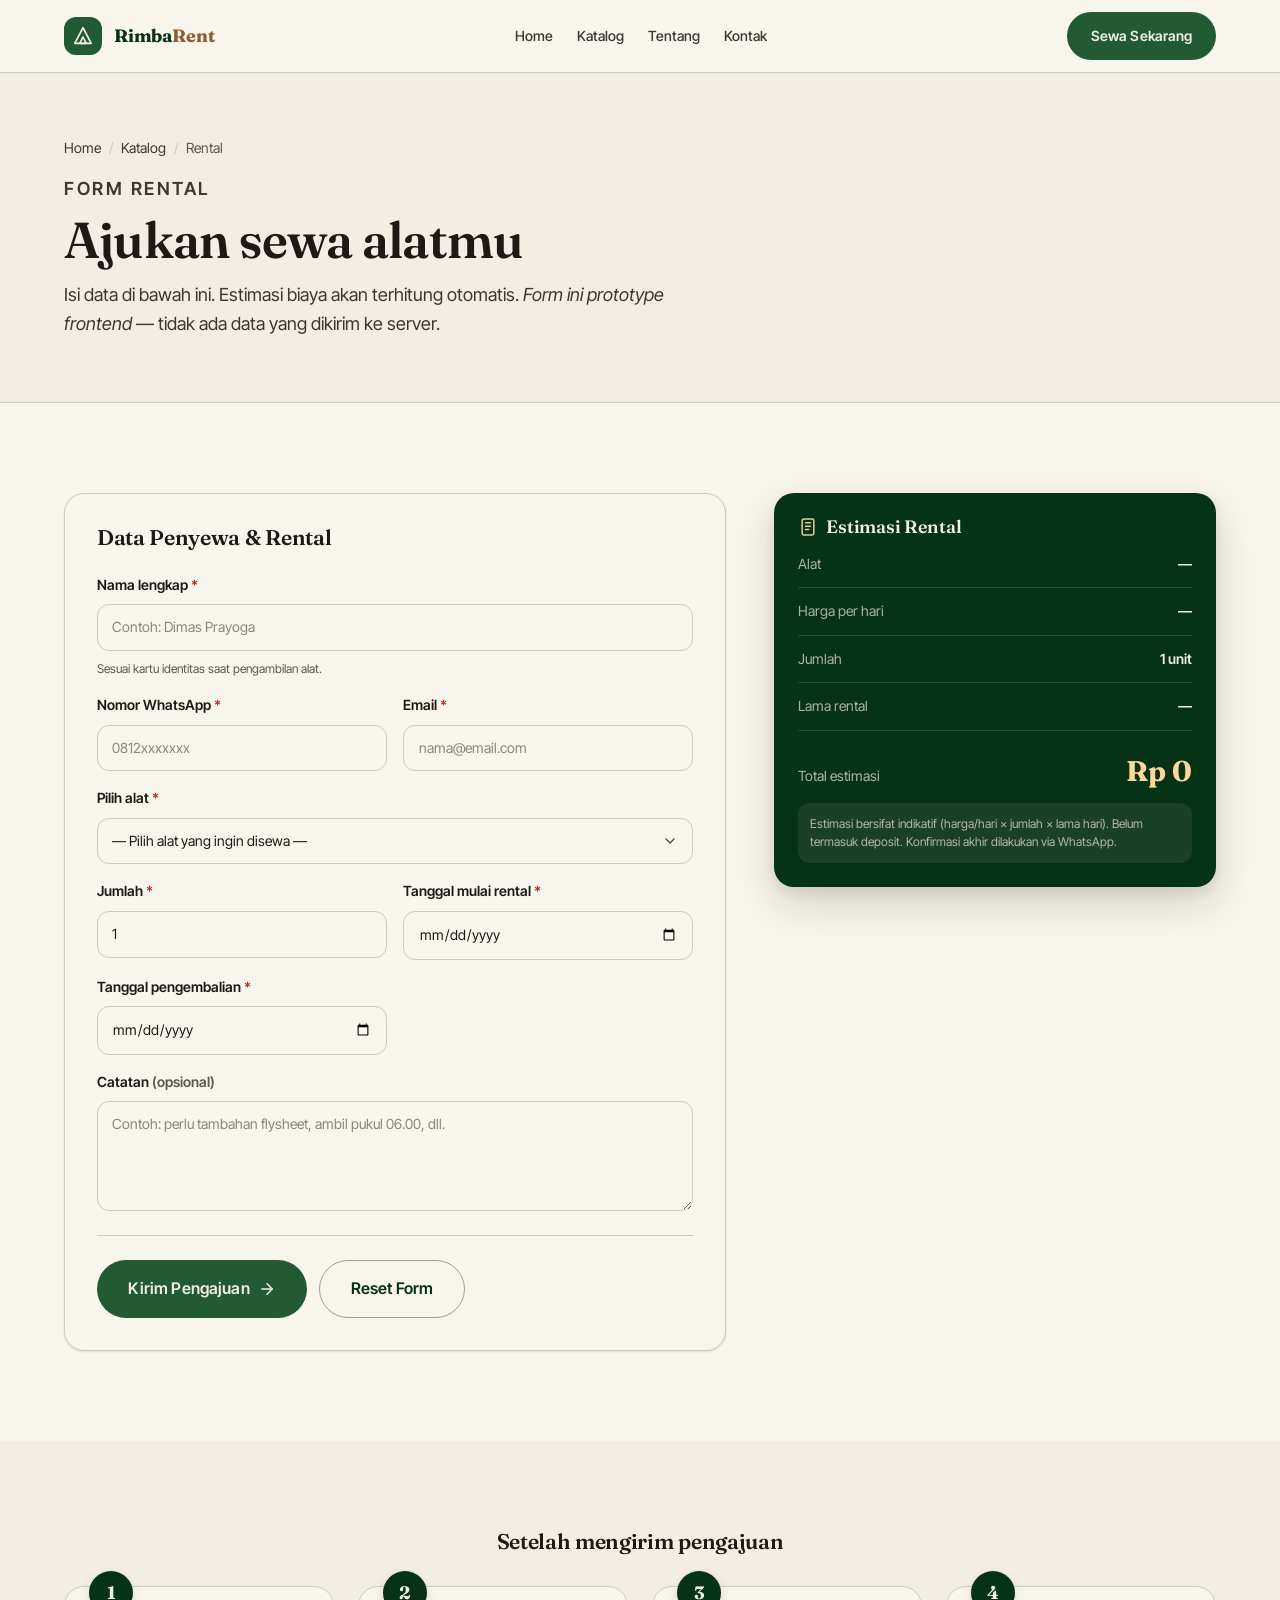
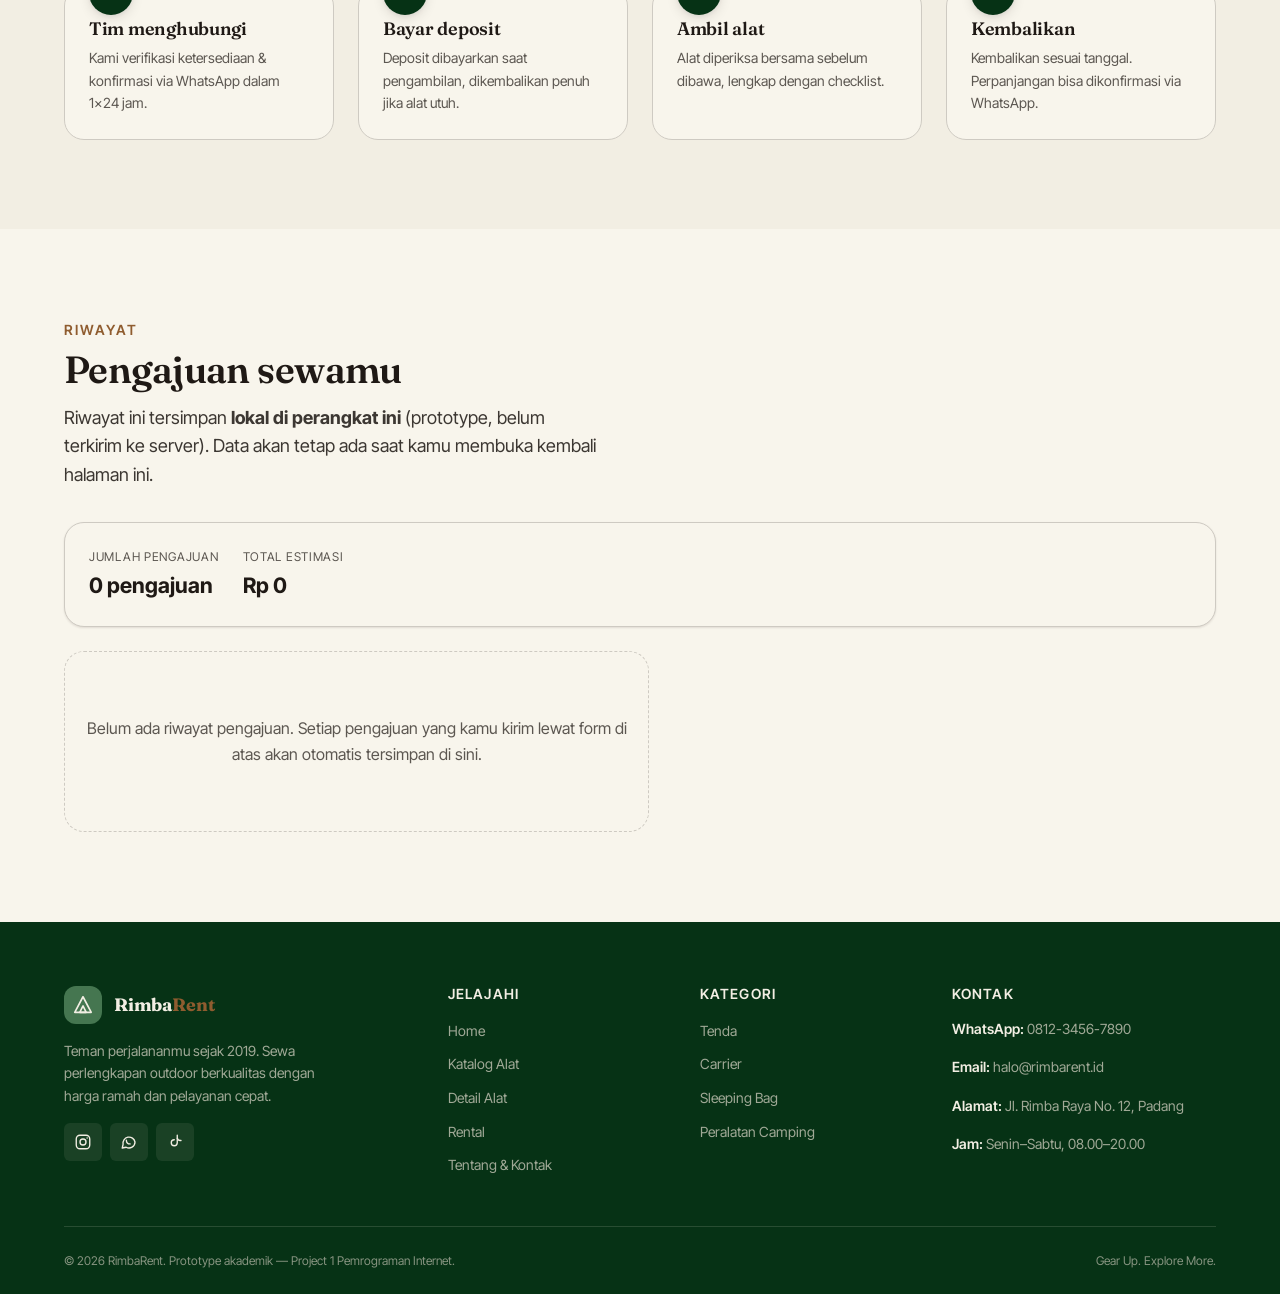
<file: pages/rental.html>
<!DOCTYPE html>
<html lang="id">
<head>
  <meta charset="UTF-8">
  <meta name="viewport" content="width=device-width, initial-scale=1.0">
  <meta name="description" content="Ajukan rental alat outdoor di RimbaRent. Isi form pengajuan dan lihat estimasi biaya rental secara otomatis.">
  <title>Form Rental — RimbaRent</title>

  <link rel="preconnect" href="https://fonts.googleapis.com">
  <link rel="preconnect" href="https://fonts.gstatic.com" crossorigin>
  <link href="https://fonts.googleapis.com/css2?family=Fraunces:opsz,wght@9..144,500;9..144,600;9..144,700&family=Inter+Tight:wght@400;500;600;700&display=swap" rel="stylesheet">

  <link rel="stylesheet" href="../css/style.css">
  <link rel="stylesheet" href="../css/components.css">
  <link rel="stylesheet" href="../css/responsive.css">
</head>
<body>
  <a class="skip-link" href="#main">Lewati ke konten utama</a>

  <!-- ================= HEADER / NAVBAR ================= -->
  <header class="site-header">
    <div class="container">
      <nav class="nav" aria-label="Navigasi utama">
        <a class="brand" href="../index.html" aria-label="RimbaRent, kembali ke beranda">
          <span class="brand__mark" aria-hidden="true">
            <svg viewBox="0 0 24 24" fill="none" stroke="currentColor" stroke-width="1.8" stroke-linecap="round" stroke-linejoin="round"><path d="M12 3 3 20h18L12 3Z"/><path d="M12 13 8.5 20h7L12 13Z"/></svg>
          </span>
          <span class="brand__name">Rimba<b>Rent</b></span>
        </a>

        <ul class="nav__menu">
          <li><a class="nav__link" href="../index.html">Home</a></li>
          <li><a class="nav__link" href="katalog.html">Katalog</a></li>
          <li><a class="nav__link" href="tentang.html">Tentang</a></li>
          <li><a class="nav__link" href="tentang.html#kontak">Kontak</a></li>
        </ul>

        <div class="nav__actions">
          <a class="btn btn--primary" href="rental.html" aria-current="page">Sewa Sekarang</a>
          <button class="nav__toggle" type="button" data-nav-toggle aria-expanded="false" aria-controls="nav-drawer" aria-label="Buka menu navigasi">
            <span aria-hidden="true"></span>
          </button>
        </div>
      </nav>
    </div>

    <div class="nav__drawer" id="nav-drawer" data-nav-drawer>
      <div class="container">
        <ul>
          <li><a href="../index.html">Home</a></li>
          <li><a href="katalog.html">Katalog</a></li>
          <li><a href="detail.html">Detail Alat</a></li>
          <li><a href="rental.html" aria-current="page">Rental</a></li>
          <li><a href="tentang.html">Tentang</a></li>
        </ul>
        <a class="btn btn--primary btn--block" href="rental.html">Sewa Sekarang</a>
        <p class="drawer-contact">WhatsApp: 0812-3456-7890 · Senin–Sabtu 08.00–20.00</p>
      </div>
    </div>
  </header>

  <main id="main">

    <!-- ================= PAGE HEADER ================= -->
    <section class="page-hero">
      <div class="container">
        <nav class="breadcrumb" aria-label="Breadcrumb">
          <a href="../index.html">Home</a>
          <span aria-hidden="true">/</span>
          <a href="katalog.html">Katalog</a>
          <span aria-hidden="true">/</span>
          <span aria-current="page">Rental</span>
        </nav>
        <p class="eyebrow">Form Rental</p>
        <h1>Ajukan sewa alatmu</h1>
        <p>Isi data di bawah ini. Estimasi biaya akan terhitung otomatis. <em>Form ini prototype frontend</em> — tidak ada data yang dikirim ke server.</p>
      </div>
    </section>

    <!-- ================= FORM + ESTIMASI ================= -->
    <section class="section section--paper" aria-labelledby="form-title">
      <div class="container">
        <div class="form-layout">

          <!-- FORM -->
          <div class="form-card">
            <h2 id="form-title" class="mb-6" style="font-size:var(--fs-lg);margin-bottom:var(--sp-5)">Data Penyewa &amp; Rental</h2>

            <form data-rental-form novalidate>
              <div class="form-grid">

                <div class="form-field form-field--full">
                  <label for="nama">Nama lengkap <span class="req" aria-hidden="true">*</span></label>
                  <input class="input" type="text" id="nama" name="nama" data-field="nama" placeholder="Contoh: Dimas Prayoga" autocomplete="name" required>
                  <span class="hint">Sesuai kartu identitas saat pengambilan alat.</span>
                </div>

                <div class="form-field">
                  <label for="wa">Nomor WhatsApp <span class="req" aria-hidden="true">*</span></label>
                  <input class="input" type="tel" id="wa" name="wa" placeholder="0812xxxxxxx" inputmode="tel" pattern="[0-9+\-\s]{9,18}" autocomplete="tel" required>
                </div>

                <div class="form-field">
                  <label for="email">Email <span class="req" aria-hidden="true">*</span></label>
                  <input class="input" type="email" id="email" name="email" placeholder="nama@email.com" autocomplete="email" required>
                </div>

                <div class="form-field form-field--full">
                  <label for="alat">Pilih alat <span class="req" aria-hidden="true">*</span></label>
                  <select class="select" id="alat" name="alat" data-field="alat" required>
                    <option value="" data-price="0">— Pilih alat yang ingin disewa —</option>
                    <option value="P01" data-price="35000">Tenda Naturehike 2P — Rp35.000/hari</option>
                    <option value="P02" data-price="55000">Tenda Naturehike 4P — Rp55.000/hari</option>
                    <option value="P03" data-price="45000">Carrier Osprey 65L — Rp45.000/hari</option>
                    <option value="P04" data-price="40000">Carrier Arabas 60L — Rp40.000/hari</option>
                    <option value="P05" data-price="20000">Sleeping Bag — Rp20.000/hari</option>
                    <option value="P06" data-price="15000">Matras Outdoor — Rp15.000/hari</option>
                    <option value="P07" data-price="18000">Kompor Portable — Rp18.000/hari</option>
                    <option value="P08" data-price="12000">Trekking Pole — Rp12.000/hari</option>
                    <option value="P09" data-price="10000">Headlamp — Rp10.000/hari</option>
                    <option value="P10" data-price="22000">Flysheet — Rp22.000/hari</option>
                    <option value="P11" data-price="20000">Cooking Set — Rp20.000/hari</option>
                    <option value="P12" data-price="15000">Kursi Camping — Rp15.000/hari</option>
                  </select>
                </div>

                <div class="form-field">
                  <label for="jumlah">Jumlah <span class="req" aria-hidden="true">*</span></label>
                  <input class="input" type="number" id="jumlah" name="jumlah" data-field="jumlah" min="1" max="20" value="1" inputmode="numeric" required>
                </div>

                <div class="form-field">
                  <label for="mulai">Tanggal mulai rental <span class="req" aria-hidden="true">*</span></label>
                  <input class="input" type="date" id="mulai" name="mulai" data-field="mulai" required>
                </div>

                <div class="form-field">
                  <label for="kembali">Tanggal pengembalian <span class="req" aria-hidden="true">*</span></label>
                  <input class="input" type="date" id="kembali" name="kembali" data-field="kembali" required>
                </div>

                <div class="form-field form-field--full">
                  <label for="catatan">Catatan <span class="text-muted">(opsional)</span></label>
                  <textarea class="textarea" id="catatan" name="catatan" placeholder="Contoh: perlu tambahan flysheet, ambil pukul 06.00, dll."></textarea>
                </div>

              </div>

              <div class="form-actions">
                <button class="btn btn--primary btn--lg" type="submit">
                  Kirim Pengajuan
                  <svg class="btn__icon" viewBox="0 0 24 24" fill="none" stroke="currentColor" stroke-width="2" stroke-linecap="round" stroke-linejoin="round" aria-hidden="true"><path d="M5 12h14"/><path d="m12 5 7 7-7 7"/></svg>
                </button>
                <button class="btn btn--ghost btn--lg" type="reset">Reset Form</button>
              </div>

              <div class="form-feedback" data-form-feedback role="status" aria-live="polite">
                <svg viewBox="0 0 24 24" fill="none" stroke="currentColor" stroke-width="1.8" stroke-linecap="round" stroke-linejoin="round" aria-hidden="true"><circle cx="12" cy="12" r="9"/><path d="m8.5 12 2.5 2.5 4.5-5"/></svg>
                <span data-feedback-text></span>
              </div>
            </form>
          </div>

          <!-- ESTIMASI -->
          <aside class="estimate" aria-labelledby="estimate-title">
            <div class="estimate__head">
              <svg viewBox="0 0 24 24" fill="none" stroke="currentColor" stroke-width="1.8" stroke-linecap="round" stroke-linejoin="round" aria-hidden="true"><rect x="5" y="2.5" width="14" height="19" rx="2"/><path d="M9 7h6M9 11h6M9 15h4"/></svg>
              <h3 id="estimate-title">Estimasi Rental</h3>
            </div>

            <div class="estimate__rows">
              <div class="estimate__row"><span>Alat</span><b data-estimate="name">—</b></div>
              <div class="estimate__row"><span>Harga per hari</span><b data-estimate="perday">—</b></div>
              <div class="estimate__row"><span>Jumlah</span><b data-estimate="qty">1 unit</b></div>
              <div class="estimate__row"><span>Lama rental</span><b data-estimate="days">—</b></div>
            </div>

            <div class="estimate__total">
              <span>Total estimasi</span>
              <b data-estimate="total">Rp0</b>
            </div>

            <p class="estimate__note">
              Estimasi bersifat indikatif (harga/hari × jumlah × lama hari). Belum termasuk deposit.
              Konfirmasi akhir dilakukan via WhatsApp.
            </p>
          </aside>

        </div>
      </div>
    </section>

    <!-- ================= INFO SINGKAT ================= -->
    <section class="section section--cream" aria-labelledby="info-title">
      <div class="container">
        <div class="section-head section-head--center">
          <h2 id="info-title" style="font-size:var(--fs-lg)">Setelah mengirim pengajuan</h2>
        </div>
        <div class="grid steps-grid">
          <article class="step-card"><span class="step-card__num" aria-hidden="true">1</span><h3>Tim menghubungi</h3><p>Kami verifikasi ketersediaan &amp; konfirmasi via WhatsApp dalam 1×24 jam.</p></article>
          <article class="step-card"><span class="step-card__num" aria-hidden="true">2</span><h3>Bayar deposit</h3><p>Deposit dibayarkan saat pengambilan, dikembalikan penuh jika alat utuh.</p></article>
          <article class="step-card"><span class="step-card__num" aria-hidden="true">3</span><h3>Ambil alat</h3><p>Alat diperiksa bersama sebelum dibawa, lengkap dengan checklist.</p></article>
          <article class="step-card"><span class="step-card__num" aria-hidden="true">4</span><h3>Kembalikan</h3><p>Kembalikan sesuai tanggal. Perpanjangan bisa dikonfirmasi via WhatsApp.</p></article>
        </div>
      </div>
    </section>

    <!-- ================= RIWAYAT PENGAJUAN ================= -->
    <section class="section section--paper" aria-labelledby="riwayat-title">
      <div class="container">
        <div class="section-head">
          <span class="eyebrow">Riwayat</span>
          <h2 id="riwayat-title">Pengajuan sewamu</h2>
          <p class="lead">Riwayat ini tersimpan <strong>lokal di perangkat ini</strong> (prototype, belum terkirim ke server). Data akan tetap ada saat kamu membuka kembali halaman ini.</p>
        </div>

        <div class="history-summary" data-history-summary>
          <div class="history-summary__item">
            <span>Jumlah pengajuan</span>
            <b data-summary-count>0 pengajuan</b>
          </div>
          <div class="history-summary__item">
            <span>Total estimasi</span>
            <b data-summary-total>Rp0</b>
          </div>
          <button class="btn btn--ghost btn--sm history-summary__clear" type="button" data-clear hidden>Hapus semua riwayat</button>
        </div>

        <div class="history-list" data-history-list></div>

        <p class="empty-state" data-history-empty hidden>Belum ada riwayat pengajuan. Setiap pengajuan yang kamu kirim lewat form di atas akan otomatis tersimpan di sini.</p>
      </div>
    </section>

  </main>

  <!-- ================= FOOTER ================= -->
  <footer class="site-footer">
    <div class="container">
      <div class="footer-grid">
        <div class="footer-brand">
          <a class="brand" href="../index.html">
            <span class="brand__mark" aria-hidden="true">
              <svg viewBox="0 0 24 24" fill="none" stroke="currentColor" stroke-width="1.8" stroke-linecap="round" stroke-linejoin="round"><path d="M12 3 3 20h18L12 3Z"/><path d="M12 13 8.5 20h7L12 13Z"/></svg>
            </span>
            <span class="brand__name">Rimba<b>Rent</b></span>
          </a>
          <p>Teman perjalananmu sejak 2019. Sewa perlengkapan outdoor berkualitas dengan harga ramah dan pelayanan cepat.</p>
          <div class="footer-social">
            <a href="#" aria-label="Instagram RimbaRent"><svg viewBox="0 0 24 24" fill="none" stroke="currentColor" stroke-width="1.8" stroke-linecap="round" stroke-linejoin="round"><rect x="3" y="3" width="18" height="18" rx="5"/><circle cx="12" cy="12" r="4"/><circle cx="17.5" cy="6.5" r="1" fill="currentColor" stroke="none"/></svg></a>
            <a href="#" aria-label="WhatsApp RimbaRent"><svg viewBox="0 0 24 24" fill="none" stroke="currentColor" stroke-width="1.8" stroke-linecap="round" stroke-linejoin="round"><path d="M20 12a8 8 0 0 1-11.8 7L3 20l1.1-4.9A8 8 0 1 1 20 12Z"/><path d="M8.5 9.5c0 3 2 5 5 5"/></svg></a>
            <a href="#" aria-label="TikTok RimbaRent"><svg viewBox="0 0 24 24" fill="none" stroke="currentColor" stroke-width="1.8" stroke-linecap="round" stroke-linejoin="round"><path d="M15 3v10a4 4 0 1 1-4-4"/><path d="M15 7a5 5 0 0 0 5 3"/></svg></a>
          </div>
        </div>

        <nav class="footer-col" aria-label="Menu footer">
          <h4>Jelajahi</h4>
          <ul>
            <li><a href="../index.html">Home</a></li>
            <li><a href="katalog.html">Katalog Alat</a></li>
            <li><a href="detail.html">Detail Alat</a></li>
            <li><a href="rental.html">Rental</a></li>
            <li><a href="tentang.html">Tentang &amp; Kontak</a></li>
          </ul>
        </nav>

        <nav class="footer-col" aria-label="Kategori footer">
          <h4>Kategori</h4>
          <ul>
            <li><a href="katalog.html#tenda">Tenda</a></li>
            <li><a href="katalog.html#carrier">Carrier</a></li>
            <li><a href="katalog.html#sleeping-bag">Sleeping Bag</a></li>
            <li><a href="katalog.html#camping">Peralatan Camping</a></li>
          </ul>
        </nav>

        <div class="footer-col">
          <h4>Kontak</h4>
          <ul class="footer-contact">
            <li><b>WhatsApp:</b> 0812-3456-7890</li>
            <li><b>Email:</b> halo@rimbarent.id</li>
            <li><b>Alamat:</b> Jl. Rimba Raya No. 12, Padang</li>
            <li><b>Jam:</b> Senin–Sabtu, 08.00–20.00</li>
          </ul>
        </div>
      </div>

      <div class="footer-bottom">
        <p>&copy; <span data-year>2026</span> RimbaRent. Prototype akademik — Project 1 Pemrograman Internet.</p>
        <p>Gear Up. Explore More.</p>
      </div>
    </div>
  </footer>

  <script src="../js/script.js"></script>
</body>
</html>
</file>
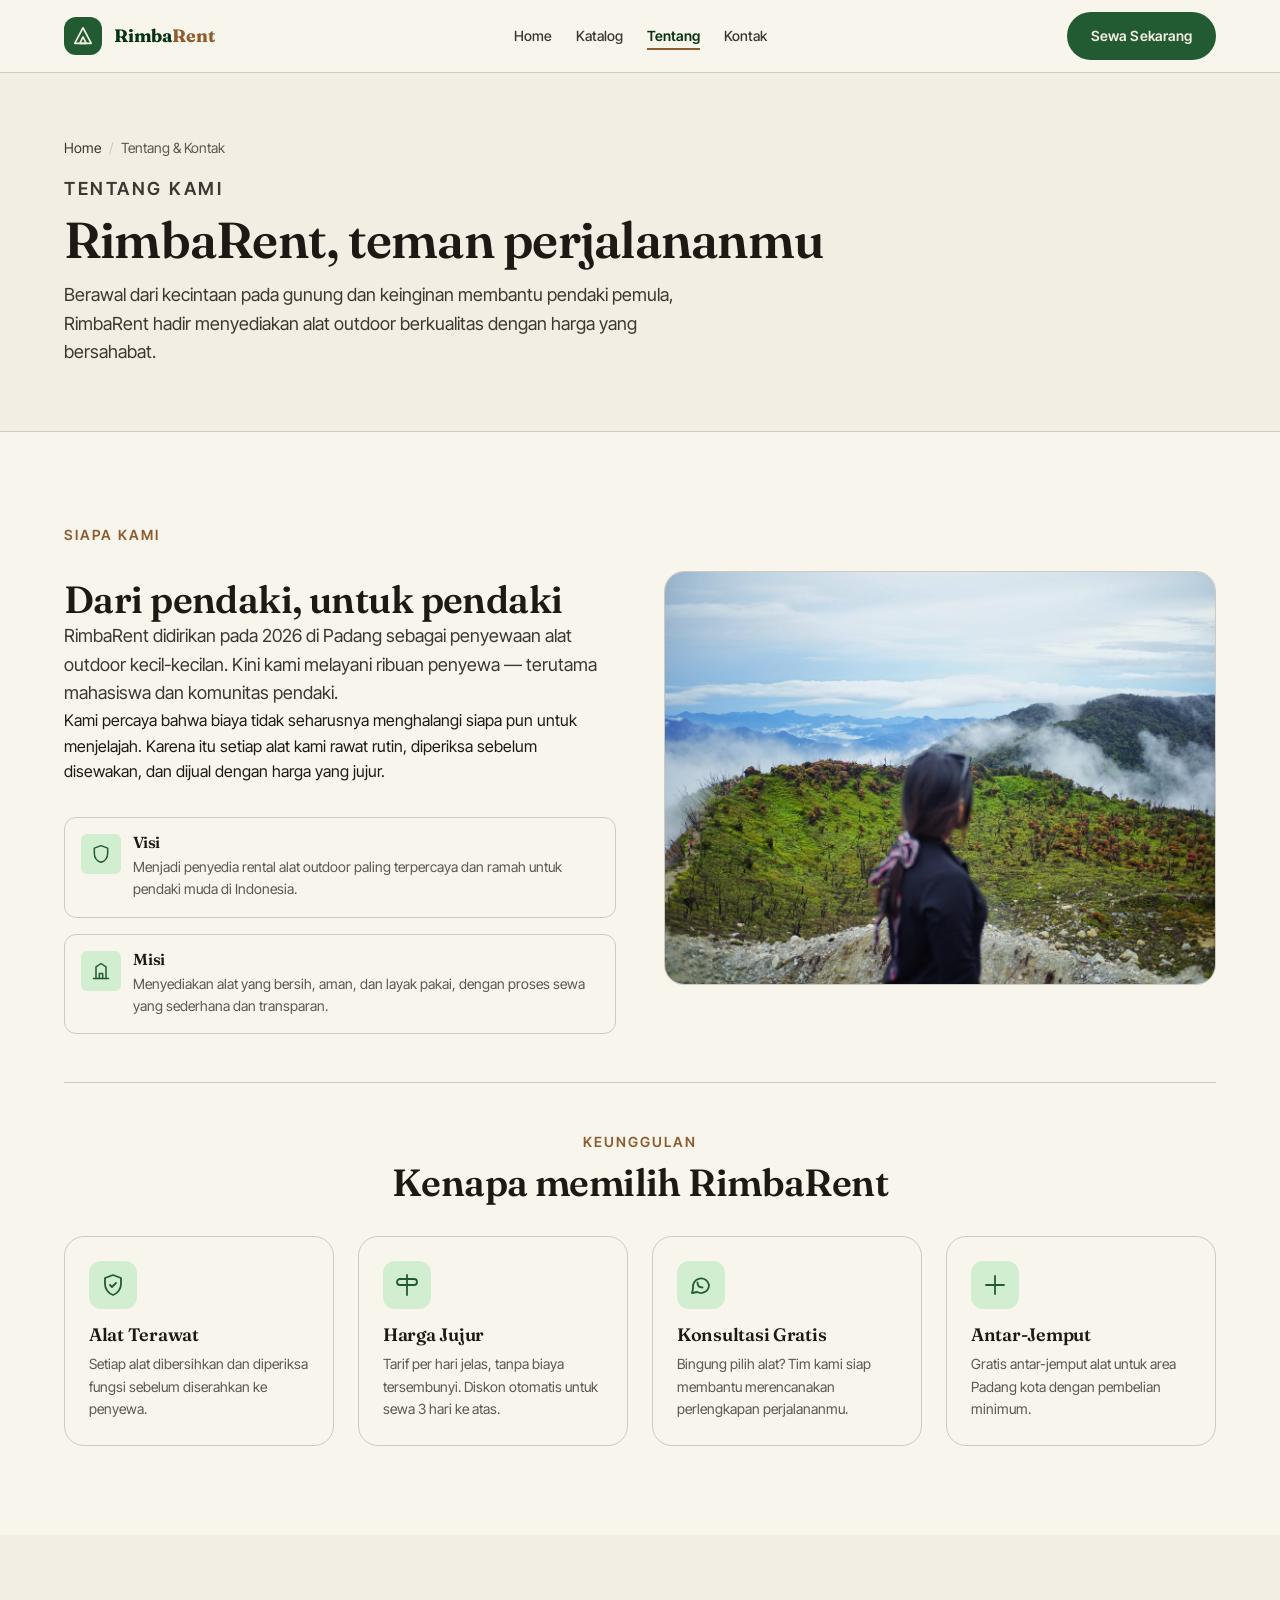
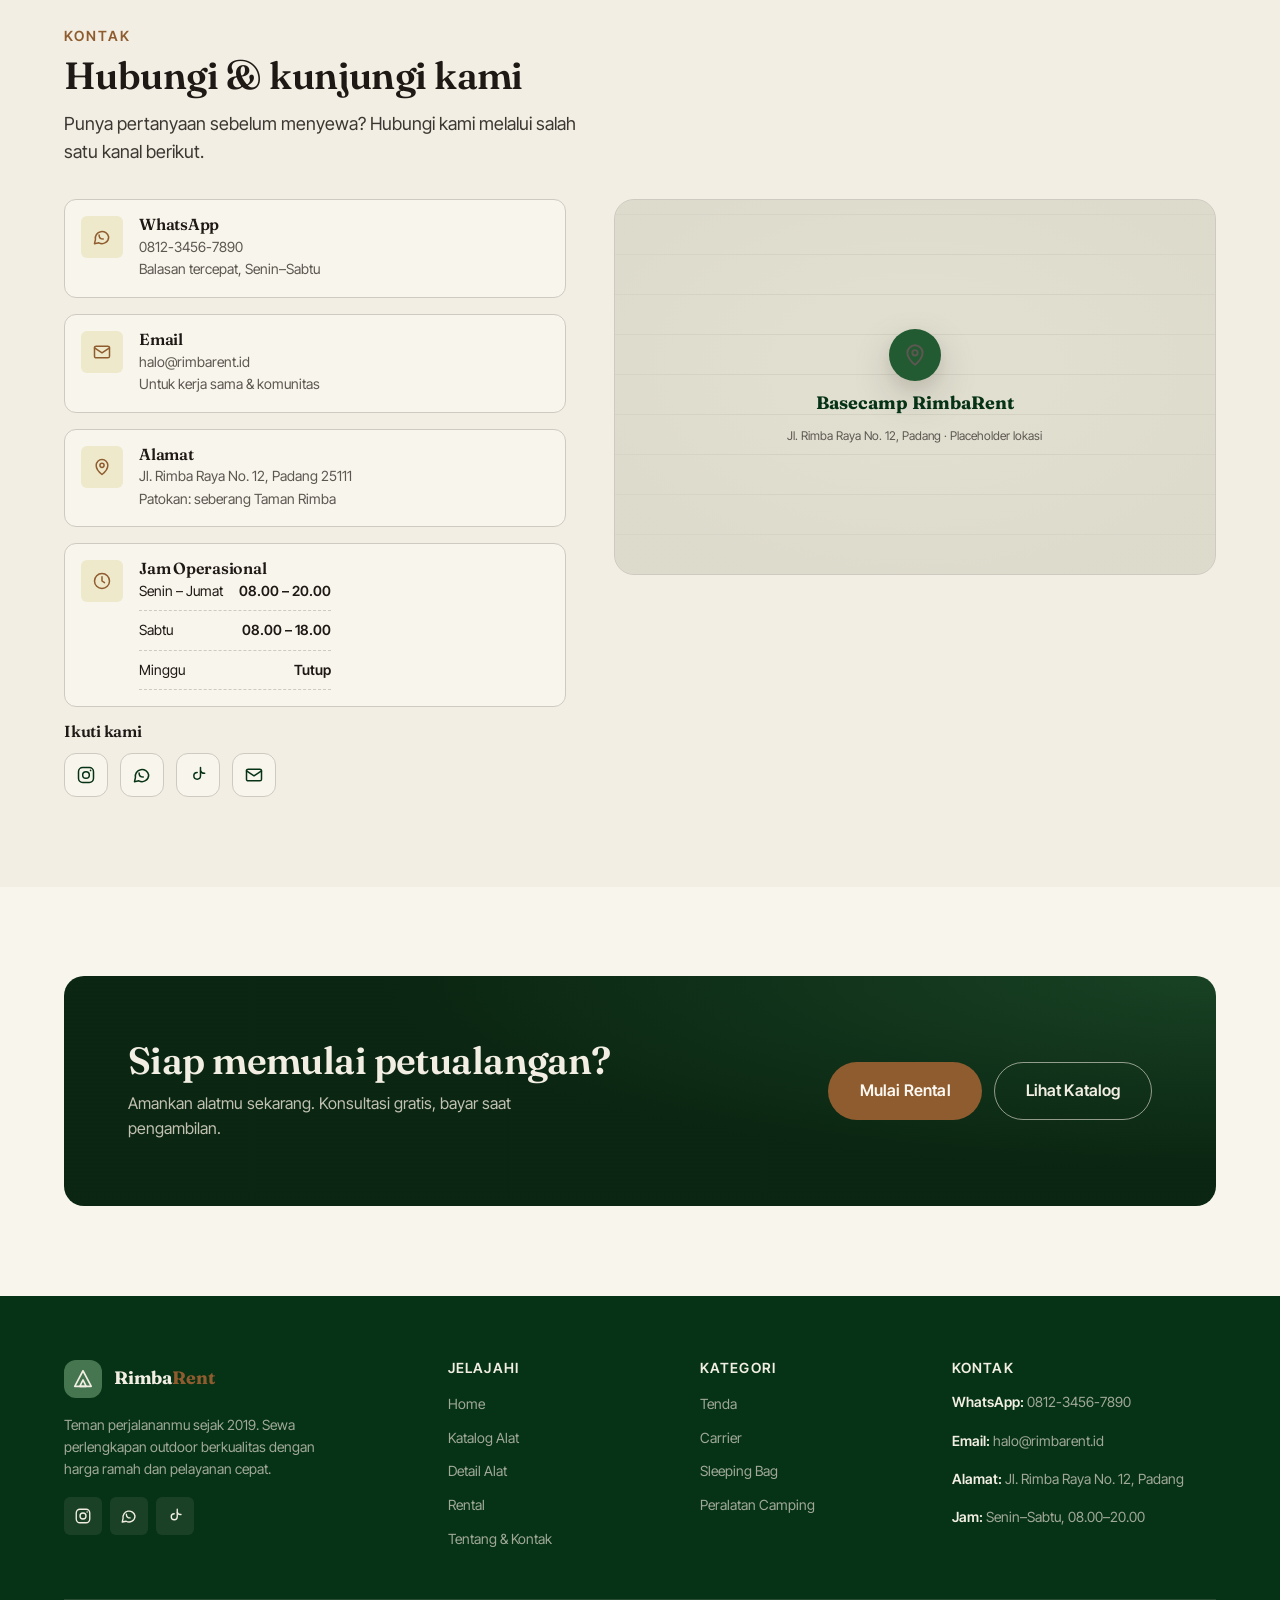
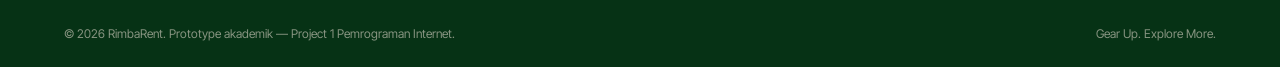
<file: pages/tentang.html>
<!DOCTYPE html>
<html lang="id">
<head>
  <meta charset="UTF-8">
  <meta name="viewport" content="width=device-width, initial-scale=1.0">
  <meta name="description" content="Tentang RimbaRent dan kontak kami — visi, misi, keunggulan, alamat, jam operasional, dan lokasi rental alat outdoor di Padang.">
  <title>Tentang &amp; Kontak — RimbaRent</title>

  <link rel="preconnect" href="https://fonts.googleapis.com">
  <link rel="preconnect" href="https://fonts.gstatic.com" crossorigin>
  <link href="https://fonts.googleapis.com/css2?family=Fraunces:opsz,wght@9..144,500;9..144,600;9..144,700&family=Inter+Tight:wght@400;500;600;700&display=swap" rel="stylesheet">

  <link rel="stylesheet" href="../css/style.css">
  <link rel="stylesheet" href="../css/components.css">
  <link rel="stylesheet" href="../css/responsive.css">
</head>
<body>
  <a class="skip-link" href="#main">Lewati ke konten utama</a>

  <!-- ================= HEADER / NAVBAR ================= -->
  <header class="site-header">
    <div class="container">
      <nav class="nav" aria-label="Navigasi utama">
        <a class="brand" href="../index.html" aria-label="RimbaRent, kembali ke beranda">
          <span class="brand__mark" aria-hidden="true">
            <svg viewBox="0 0 24 24" fill="none" stroke="currentColor" stroke-width="1.8" stroke-linecap="round" stroke-linejoin="round"><path d="M12 3 3 20h18L12 3Z"/><path d="M12 13 8.5 20h7L12 13Z"/></svg>
          </span>
          <span class="brand__name">Rimba<b>Rent</b></span>
        </a>

        <ul class="nav__menu">
          <li><a class="nav__link" href="../index.html">Home</a></li>
          <li><a class="nav__link" href="katalog.html">Katalog</a></li>
          <li><a class="nav__link" href="tentang.html" aria-current="page">Tentang</a></li>
          <li><a class="nav__link" href="#kontak">Kontak</a></li>
        </ul>

        <div class="nav__actions">
          <a class="btn btn--primary" href="rental.html">Sewa Sekarang</a>
          <button class="nav__toggle" type="button" data-nav-toggle aria-expanded="false" aria-controls="nav-drawer" aria-label="Buka menu navigasi">
            <span aria-hidden="true"></span>
          </button>
        </div>
      </nav>
    </div>

    <div class="nav__drawer" id="nav-drawer" data-nav-drawer>
      <div class="container">
        <ul>
          <li><a href="../index.html">Home</a></li>
          <li><a href="katalog.html">Katalog</a></li>
          <li><a href="detail.html">Detail Alat</a></li>
          <li><a href="rental.html">Rental</a></li>
          <li><a href="tentang.html" aria-current="page">Tentang</a></li>
        </ul>
        <a class="btn btn--primary btn--block" href="rental.html">Sewa Sekarang</a>
        <p class="drawer-contact">WhatsApp: 0812-3456-7890 · Senin–Sabtu 08.00–20.00</p>
      </div>
    </div>
  </header>

  <main id="main">

    <!-- ================= PAGE HEADER ================= -->
    <section class="page-hero">
      <div class="container">
        <nav class="breadcrumb" aria-label="Breadcrumb">
          <a href="../index.html">Home</a>
          <span aria-hidden="true">/</span>
          <span aria-current="page">Tentang &amp; Kontak</span>
        </nav>
        <p class="eyebrow">Tentang Kami</p>
        <h1>RimbaRent, teman perjalananmu</h1>
        <p>Berawal dari kecintaan pada gunung dan keinginan membantu pendaki pemula, RimbaRent hadir menyediakan alat outdoor berkualitas dengan harga yang bersahabat.</p>
      </div>
    </section>

    <!-- ================= TENTANG ================= -->
    <section class="section section--paper" aria-labelledby="tentang-title">
      <div class="container">
        <div class="about-split">
          <div>
            <span class="eyebrow">Siapa Kami</span>
            <h2 id="tentang-title" class="mt-6">Dari pendaki, untuk pendaki</h2>
            <p class="lead">RimbaRent didirikan pada 2026 di Padang sebagai penyewaan alat outdoor kecil-kecilan. Kini kami melayani ribuan penyewa — terutama mahasiswa dan komunitas pendaki.</p>
            <p>Kami percaya bahwa biaya tidak seharusnya menghalangi siapa pun untuk menjelajah. Karena itu setiap alat kami rawat rutin, diperiksa sebelum disewakan, dan dijual dengan harga yang jujur.</p>

            <div class="value-list mt-6">
              <div class="value-item">
                <div class="value-item__icon" aria-hidden="true"><svg viewBox="0 0 24 24" fill="none" stroke="currentColor" stroke-width="1.8" stroke-linecap="round" stroke-linejoin="round"><path d="M12 2 4 5v6c0 5 3.4 9.4 8 11 4.6-1.6 8-6 8-11V5l-8-3Z"/></svg></div>
                <div><h3>Visi</h3><p>Menjadi penyedia rental alat outdoor paling terpercaya dan ramah untuk pendaki muda di Indonesia.</p></div>
              </div>
              <div class="value-item">
                <div class="value-item__icon" aria-hidden="true"><svg viewBox="0 0 24 24" fill="none" stroke="currentColor" stroke-width="1.8" stroke-linecap="round" stroke-linejoin="round"><path d="M3 21h18"/><path d="M6 21V7l6-4 6 4v14"/><path d="M10 21v-6h4v6"/></svg></div>
                <div><h3>Misi</h3><p>Menyediakan alat yang bersih, aman, dan layak pakai, dengan proses sewa yang sederhana dan transparan.</p></div>
              </div>
            </div>
          </div>

          <div class="about-media" aria-label="Foto suasana RimbaRent">
            <img src="../assets/images/hero/gambar1.jpeg" alt="Pendaki menikmati pemandangan puncak gunung bersama RimbaRent" onerror="this.style.display='none'">
          </div>
        </div>

        <!-- Keunggulan -->
        <hr class="rule mt-7">
        <div class="section-head section-head--center mt-7">
          <span class="eyebrow">Keunggulan</span>
          <h2>Kenapa memilih RimbaRent</h2>
        </div>

        <div class="grid features-grid">
          <article class="feature-card">
            <div class="feature-card__icon" aria-hidden="true"><svg viewBox="0 0 24 24" fill="none" stroke="currentColor" stroke-width="1.8" stroke-linecap="round" stroke-linejoin="round"><path d="M12 2 4 5v6c0 5 3.4 9.4 8 11 4.6-1.6 8-6 8-11V5l-8-3Z"/><path d="m9 12 2 2 4-4"/></svg></div>
            <h3>Alat Terawat</h3>
            <p>Setiap alat dibersihkan dan diperiksa fungsi sebelum diserahkan ke penyewa.</p>
          </article>
          <article class="feature-card">
            <div class="feature-card__icon" aria-hidden="true"><svg viewBox="0 0 24 24" fill="none" stroke="currentColor" stroke-width="1.8" stroke-linecap="round" stroke-linejoin="round"><path d="M12 2v20"/><path d="M5 6h14"/><path d="M5 6a3 3 0 0 0 0 6h14a3 3 0 0 0 0-6"/></svg></div>
            <h3>Harga Jujur</h3>
            <p>Tarif per hari jelas, tanpa biaya tersembunyi. Diskon otomatis untuk sewa 3 hari ke atas.</p>
          </article>
          <article class="feature-card">
            <div class="feature-card__icon" aria-hidden="true"><svg viewBox="0 0 24 24" fill="none" stroke="currentColor" stroke-width="1.8" stroke-linecap="round" stroke-linejoin="round"><path d="M20 12a8 8 0 0 1-11.8 7L3 20l1.1-4.9A8 8 0 1 1 20 12Z"/><path d="M8.5 9.5c0 3 2 5 5 5"/></svg></div>
            <h3>Konsultasi Gratis</h3>
            <p>Bingung pilih alat? Tim kami siap membantu merencanakan perlengkapan perjalananmu.</p>
          </article>
          <article class="feature-card">
            <div class="feature-card__icon" aria-hidden="true"><svg viewBox="0 0 24 24" fill="none" stroke="currentColor" stroke-width="1.8" stroke-linecap="round" stroke-linejoin="round"><path d="M12 3v18"/><path d="M3 12h18"/></svg></div>
            <h3>Antar-Jemput</h3>
            <p>Gratis antar-jemput alat untuk area Padang kota dengan pembelian minimum.</p>
          </article>
        </div>
      </div>
    </section>

    <!-- ================= KONTAK ================= -->
    <section class="section section--cream" id="kontak" aria-labelledby="kontak-title">
      <div class="container">
        <div class="section-head">
          <span class="eyebrow">Kontak</span>
          <h2 id="kontak-title">Hubungi &amp; kunjungi kami</h2>
          <p class="lead">Punya pertanyaan sebelum menyewa? Hubungi kami melalui salah satu kanal berikut.</p>
        </div>

        <div class="contact-grid">
          <div class="contact-list">
            <div class="contact-item">
              <div class="contact-item__icon" aria-hidden="true"><svg viewBox="0 0 24 24" fill="none" stroke="currentColor" stroke-width="1.8" stroke-linecap="round" stroke-linejoin="round"><path d="M20 12a8 8 0 0 1-11.8 7L3 20l1.1-4.9A8 8 0 1 1 20 12Z"/><path d="M8.5 9.5c0 3 2 5 5 5"/></svg></div>
              <div><h3>WhatsApp</h3><p>0812-3456-7890<br>Balasan tercepat, Senin–Sabtu</p></div>
            </div>
            <div class="contact-item">
              <div class="contact-item__icon" aria-hidden="true"><svg viewBox="0 0 24 24" fill="none" stroke="currentColor" stroke-width="1.8" stroke-linecap="round" stroke-linejoin="round"><rect x="3" y="5" width="18" height="14" rx="2"/><path d="m3 7 9 6 9-6"/></svg></div>
              <div><h3>Email</h3><p>halo@rimbarent.id<br>Untuk kerja sama &amp; komunitas</p></div>
            </div>
            <div class="contact-item">
              <div class="contact-item__icon" aria-hidden="true"><svg viewBox="0 0 24 24" fill="none" stroke="currentColor" stroke-width="1.8" stroke-linecap="round" stroke-linejoin="round"><path d="M12 21s7-5.2 7-11a7 7 0 1 0-14 0c0 5.8 7 11 7 11Z"/><circle cx="12" cy="10" r="2.5"/></svg></div>
              <div><h3>Alamat</h3><p>Jl. Rimba Raya No. 12, Padang 25111<br>Patokan: seberang Taman Rimba</p></div>
            </div>
            <div class="contact-item">
              <div class="contact-item__icon" aria-hidden="true"><svg viewBox="0 0 24 24" fill="none" stroke="currentColor" stroke-width="1.8" stroke-linecap="round" stroke-linejoin="round"><circle cx="12" cy="12" r="9"/><path d="M12 7v5l3 2"/></svg></div>
              <div>
                <h3>Jam Operasional</h3>
                <ul class="hours-list">
                  <li><span>Senin – Jumat</span><span>08.00 – 20.00</span></li>
                  <li><span>Sabtu</span><span>08.00 – 18.00</span></li>
                  <li><span>Minggu</span><span>Tutup</span></li>
                </ul>
              </div>
            </div>

            <div>
              <h3 style="font-size:var(--fs-base);margin-bottom:var(--sp-3)">Ikuti kami</h3>
              <div class="social-row">
                <a class="social-link" href="#" aria-label="Instagram RimbaRent"><svg viewBox="0 0 24 24" fill="none" stroke="currentColor" stroke-width="1.8" stroke-linecap="round" stroke-linejoin="round"><rect x="3" y="3" width="18" height="18" rx="5"/><circle cx="12" cy="12" r="4"/><circle cx="17.5" cy="6.5" r="1" fill="currentColor" stroke="none"/></svg></a>
                <a class="social-link" href="#" aria-label="WhatsApp RimbaRent"><svg viewBox="0 0 24 24" fill="none" stroke="currentColor" stroke-width="1.8" stroke-linecap="round" stroke-linejoin="round"><path d="M20 12a8 8 0 0 1-11.8 7L3 20l1.1-4.9A8 8 0 1 1 20 12Z"/><path d="M8.5 9.5c0 3 2 5 5 5"/></svg></a>
                <a class="social-link" href="#" aria-label="TikTok RimbaRent"><svg viewBox="0 0 24 24" fill="none" stroke="currentColor" stroke-width="1.8" stroke-linecap="round" stroke-linejoin="round"><path d="M15 3v10a4 4 0 1 1-4-4"/><path d="M15 7a5 5 0 0 0 5 3"/></svg></a>
                <a class="social-link" href="#" aria-label="Email RimbaRent"><svg viewBox="0 0 24 24" fill="none" stroke="currentColor" stroke-width="1.8" stroke-linecap="round" stroke-linejoin="round"><rect x="3" y="5" width="18" height="14" rx="2"/><path d="m3 7 9 6 9-6"/></svg></a>
              </div>
            </div>
          </div>

          <!-- Map placeholder -->
          <div class="map-placeholder" role="img" aria-label="Peta lokasi RimbaRent (placeholder, bukan peta sebenarnya)">
            <div class="map-pin">
              <span class="map-pin__badge" aria-hidden="true">
                <svg viewBox="0 0 24 24" fill="none" stroke="currentColor" stroke-width="1.8" stroke-linecap="round" stroke-linejoin="round"><path d="M12 21s7-5.2 7-11a7 7 0 1 0-14 0c0 5.8 7 11 7 11Z"/><circle cx="12" cy="10" r="2.5"/></svg>
              </span>
              <b>Basecamp RimbaRent</b>
              <span>Jl. Rimba Raya No. 12, Padang · Placeholder lokasi</span>
            </div>
          </div>
        </div>
      </div>
    </section>

    <!-- ================= CTA ================= -->
    <section class="section section--paper" aria-labelledby="cta-title">
      <div class="container">
        <div class="cta-band">
          <div>
            <h2 id="cta-title">Siap memulai petualangan?</h2>
            <p>Amankan alatmu sekarang. Konsultasi gratis, bayar saat pengambilan.</p>
          </div>
          <div class="cta-band__actions">
            <a class="btn btn--accent btn--lg" href="rental.html">Mulai Rental</a>
            <a class="btn btn--outline-light btn--lg" href="katalog.html">Lihat Katalog</a>
          </div>
        </div>
      </div>
    </section>

  </main>

  <!-- ================= FOOTER ================= -->
  <footer class="site-footer">
    <div class="container">
      <div class="footer-grid">
        <div class="footer-brand">
          <a class="brand" href="../index.html">
            <span class="brand__mark" aria-hidden="true">
              <svg viewBox="0 0 24 24" fill="none" stroke="currentColor" stroke-width="1.8" stroke-linecap="round" stroke-linejoin="round"><path d="M12 3 3 20h18L12 3Z"/><path d="M12 13 8.5 20h7L12 13Z"/></svg>
            </span>
            <span class="brand__name">Rimba<b>Rent</b></span>
          </a>
          <p>Teman perjalananmu sejak 2019. Sewa perlengkapan outdoor berkualitas dengan harga ramah dan pelayanan cepat.</p>
          <div class="footer-social">
            <a href="#" aria-label="Instagram RimbaRent"><svg viewBox="0 0 24 24" fill="none" stroke="currentColor" stroke-width="1.8" stroke-linecap="round" stroke-linejoin="round"><rect x="3" y="3" width="18" height="18" rx="5"/><circle cx="12" cy="12" r="4"/><circle cx="17.5" cy="6.5" r="1" fill="currentColor" stroke="none"/></svg></a>
            <a href="#" aria-label="WhatsApp RimbaRent"><svg viewBox="0 0 24 24" fill="none" stroke="currentColor" stroke-width="1.8" stroke-linecap="round" stroke-linejoin="round"><path d="M20 12a8 8 0 0 1-11.8 7L3 20l1.1-4.9A8 8 0 1 1 20 12Z"/><path d="M8.5 9.5c0 3 2 5 5 5"/></svg></a>
            <a href="#" aria-label="TikTok RimbaRent"><svg viewBox="0 0 24 24" fill="none" stroke="currentColor" stroke-width="1.8" stroke-linecap="round" stroke-linejoin="round"><path d="M15 3v10a4 4 0 1 1-4-4"/><path d="M15 7a5 5 0 0 0 5 3"/></svg></a>
          </div>
        </div>

        <nav class="footer-col" aria-label="Menu footer">
          <h4>Jelajahi</h4>
          <ul>
            <li><a href="../index.html">Home</a></li>
            <li><a href="katalog.html">Katalog Alat</a></li>
            <li><a href="detail.html">Detail Alat</a></li>
            <li><a href="rental.html">Rental</a></li>
            <li><a href="tentang.html">Tentang &amp; Kontak</a></li>
          </ul>
        </nav>

        <nav class="footer-col" aria-label="Kategori footer">
          <h4>Kategori</h4>
          <ul>
            <li><a href="katalog.html#tenda">Tenda</a></li>
            <li><a href="katalog.html#carrier">Carrier</a></li>
            <li><a href="katalog.html#sleeping-bag">Sleeping Bag</a></li>
            <li><a href="katalog.html#camping">Peralatan Camping</a></li>
          </ul>
        </nav>

        <div class="footer-col">
          <h4>Kontak</h4>
          <ul class="footer-contact">
            <li><b>WhatsApp:</b> 0812-3456-7890</li>
            <li><b>Email:</b> halo@rimbarent.id</li>
            <li><b>Alamat:</b> Jl. Rimba Raya No. 12, Padang</li>
            <li><b>Jam:</b> Senin–Sabtu, 08.00–20.00</li>
          </ul>
        </div>
      </div>

      <div class="footer-bottom">
        <p>&copy; <span data-year>2026</span> RimbaRent. Prototype akademik — Project 1 Pemrograman Internet.</p>
        <p>Gear Up. Explore More.</p>
      </div>
    </div>
  </footer>

  <script src="../js/script.js"></script>
</body>
</html>
</file>
<file: css/style.css>
/* ==========================================================================
   RimbaRent — Sistem Informasi Rental Alat Outdoor
   style.css — Design tokens (OKLCH), reset, base typography, layout primitives
   Hallmark · macrostructure: Photographic (hero-led) · Mode A (quality layer)
   Hallmark · pre-emit critique: P5 H5 E5 S4 R5 V4
   --------------------------------------------------------------------------
   Palet OKLCH, tanpa #000/#fff murni, neutrals ter-tint hangat selaras accent.
   ========================================================================== */

/* --------------------------------------------------------------------------
   1. DESIGN TOKENS
   -------------------------------------------------------------------------- */
:root {
  /* --- Brand core (5 warna) --- */
  --forest:  oklch(42% 0.09 150);
  --dark:    oklch(28% 0.07 150);
  --earth:   oklch(52% 0.09 60);
  --cream:   oklch(95% 0.015 90);
  --ink:     oklch(22% 0.012 60);

  /* --- Turunan brand (tint/shade dari brand core, bukan warna baru) --- */
  --forest-deep: oklch(34% 0.08 150);
  --forest-soft: oklch(52% 0.08 150);
  --paper:       oklch(97% 0.012 90);   /* surface lebih terang dari cream */
  --paper-2:     oklch(92% 0.016 90);   /* surface alt */
  --rule:        oklch(84% 0.012 85);   /* hairline */
  --muted:       oklch(46% 0.012 70);   /* teks sekunder */
  --ink-soft:    oklch(34% 0.012 65);   /* teks body lembut */

  /* --- Status (bagian sistem) --- */
  --ok:     oklch(55% 0.14 148);
  --ok-bg:  oklch(94% 0.045 148);
  --busy:   oklch(63% 0.15 60);
  --busy-bg:oklch(95% 0.05 70);
  --maint:  oklch(52% 0.18 27);
  --maint-bg:oklch(95% 0.04 27);

  /* --- Accent (highlighter, pakai <=3% viewport) --- */
  --accent: var(--earth);

  /* --- Tipografi --- */
  --font-display: "Fraunces", "Iowan Old Style", Georgia, ui-serif, serif;
  --font-body:    "Inter Tight", ui-sans-serif, system-ui, -apple-system, "Segoe UI", Roboto, sans-serif;

  /* Skala rasio — perfect fourth (1.333) */
  --fs-xs:   0.75rem;   /* 12 */
  --fs-sm:   0.875rem;  /* 14 */
  --fs-base: 1rem;      /* 16 */
  --fs-md:   1.125rem;  /* 18 */
  --fs-lg:   1.333rem;  /* 21.3 */
  --fs-xl:   1.777rem;  /* 28.4 */
  --fs-2xl:  2.369rem;  /* 37.9 */
  --fs-3xl:  3.157rem;  /* 50.5 */
  --fs-4xl:  4.209rem;  /* 67.3 */

  --lh-display: 1.12;
  --lh-tight:   1.25;
  --lh-body:    1.6;

  --measure: 65ch;

  /* --- Spacing (kelipatan 4/8) --- */
  --sp-1:  0.25rem;
  --sp-2:  0.5rem;
  --sp-3:  0.75rem;
  --sp-4:  1rem;
  --sp-5:  1.5rem;
  --sp-6:  2rem;
  --sp-7:  3rem;
  --sp-8:  4rem;
  --sp-9:  6rem;

  /* --- Radius --- */
  --r-sm:  6px;
  --r-md:  12px;
  --r-lg:  20px;
  --r-pill: 999px;

  /* --- Shadow (tinted, bukan abu kaku) --- */
  --sh-sm: 0 1px 2px oklch(22% 0.02 60 / 0.06),
           0 1px 3px oklch(22% 0.02 60 / 0.05);
  --sh-md: 0 4px 12px oklch(22% 0.02 60 / 0.10),
           0 2px 4px oklch(22% 0.02 60 / 0.06);
  --sh-lg: 0 16px 40px oklch(22% 0.02 60 / 0.16),
           0 6px 14px oklch(22% 0.02 60 / 0.08);

  /* --- Motion --- */
  --ease:  cubic-bezier(0.22, 0.61, 0.36, 1);
  --t-fast: 160ms var(--ease);
  --t-med:  240ms var(--ease);
  --t-slow: 320ms var(--ease);

  /* --- Layout --- */
  --container: 1200px;
  --gutter: 1.5rem;
  --header-h: 72px;
}

/* --------------------------------------------------------------------------
   2. RESET
   -------------------------------------------------------------------------- */
*,
*::before,
*::after { box-sizing: border-box; }

* { margin: 0; }

html {
  -webkit-text-size-adjust: 100%;
  scroll-behavior: smooth;
  scroll-padding-top: calc(var(--header-h) + 1rem);
}

body {
  font-family: var(--font-body);
  font-size: var(--fs-base);
  line-height: var(--lh-body);
  color: var(--ink);
  background-color: var(--paper);
  -webkit-font-smoothing: antialiased;
  text-rendering: optimizeLegibility;
  overflow-x: hidden;
}

img, picture, svg, video {
  display: block;
  max-width: 100%;
}

input, button, textarea, select {
  font: inherit;
  color: inherit;
}

button { cursor: pointer; }

a {
  color: inherit;
  text-decoration: none;
}

ul, ol { list-style: none; padding: 0; }

/* --------------------------------------------------------------------------
   3. TYPOGRAPHY
   -------------------------------------------------------------------------- */
h1, h2, h3, h4 {
  font-family: var(--font-display);
  font-weight: 600;
  line-height: var(--lh-display);
  color: var(--ink);
  letter-spacing: -0.015em;
}

h1 { font-size: clamp(var(--fs-2xl), 6vw, var(--fs-4xl)); }
h2 { font-size: clamp(var(--fs-xl), 4vw, var(--fs-2xl)); }
h3 { font-size: var(--fs-lg); }
h4 { font-size: var(--fs-md); }

p { max-width: var(--measure); }

strong, b { font-weight: 700; }

.eyebrow {
  font-family: var(--font-body);
  font-size: var(--fs-sm);
  font-weight: 600;
  letter-spacing: 0.14em;
  text-transform: uppercase;
  color: var(--earth);
}

.lead {
  font-size: var(--fs-md);
  color: var(--ink-soft);
  line-height: var(--lh-body);
}

.text-muted { color: var(--muted); }

/* --------------------------------------------------------------------------
   4. LAYOUT PRIMITIVES
   -------------------------------------------------------------------------- */
.container {
  width: 100%;
  max-width: var(--container);
  margin-inline: auto;
  padding-inline: var(--gutter);
}

.section {
  padding-block: clamp(var(--sp-7), 7vw, var(--sp-9));
}

.section--paper { background: var(--paper); }
.section--cream { background: var(--cream); }
.section--dark  { background: var(--dark); color: var(--cream); }
.section--dark h1,
.section--dark h2,
.section--dark h3 { color: var(--cream); }

.section-head {
  max-width: 60ch;
  margin-bottom: var(--sp-6);
}

.section-head--center {
  margin-inline: auto;
  text-align: center;
}

.section-head .eyebrow { display: block; margin-bottom: var(--sp-2); }

.section-head h2 { margin-bottom: var(--sp-3); }

/* Divider hairline (Hallmark default) */
.rule {
  border: 0;
  border-top: 1px solid var(--rule);
}

.rule--dark { border-top-color: oklch(52% 0.03 150 / 0.35); }

/* Grid utilitas */
.grid { display: grid; gap: var(--sp-5); }

/* --------------------------------------------------------------------------
   5. AKSESIBILITAS
   -------------------------------------------------------------------------- */
:where(a, button, input, select, textarea, [tabindex]):focus-visible {
  outline: 2px solid var(--accent);
  outline-offset: 2px;
  border-radius: var(--r-sm);
}

.visually-hidden {
  position: absolute !important;
  width: 1px; height: 1px;
  padding: 0; margin: -1px;
  overflow: hidden;
  clip: rect(0 0 0 0);
  white-space: nowrap;
  border: 0;
}

.skip-link {
  position: absolute;
  top: var(--sp-4);
  left: var(--sp-4);
  z-index: 200;
  background: var(--dark);
  color: var(--cream);
  padding: var(--sp-2) var(--sp-4);
  border-radius: var(--r-sm);
  transform: translateY(-150%);
  transition: transform var(--t-fast);
}
.skip-link:focus { transform: translateY(0); }

/* --------------------------------------------------------------------------
   6. HELPERS
   -------------------------------------------------------------------------- */
.stack > * + * { margin-top: var(--sp-4); }
.stack-sm > * + * { margin-top: var(--sp-2); }
.cluster {
  display: flex;
  flex-wrap: wrap;
  gap: var(--sp-3);
  align-items: center;
}
.center { text-align: center; margin-inline: auto; }
.mt-6 { margin-top: var(--sp-6); }
.mt-7 { margin-top: var(--sp-7); }

/* Pastikan atribut hidden selalu menyembunyikan elemen (menimpa display pada .btn/.grid dll) */
[hidden] { display: none !important; }
</file>
<file: css/components.css>
/* ==========================================================================
   RimbaRent — components.css
   Navbar, footer, buttons, cards, badges, forms, hero, sections, map, dll.
   ========================================================================== */

/* --------------------------------------------------------------------------
   NAVBAR
   -------------------------------------------------------------------------- */
.site-header {
  position: sticky;
  top: 0;
  z-index: 100;
  background: oklch(97% 0.012 90 / 0.92);
  backdrop-filter: saturate(140%) blur(10px);
  border-bottom: 1px solid var(--rule);
}

.nav {
  display: flex;
  align-items: center;
  justify-content: space-between;
  gap: var(--sp-4);
  min-height: var(--header-h);
}

.brand {
  display: inline-flex;
  align-items: center;
  gap: var(--sp-3);
  font-family: var(--font-display);
  font-weight: 700;
  font-size: var(--fs-md);
  letter-spacing: -0.01em;
  color: var(--dark);
}

.brand__mark {
  display: grid;
  place-items: center;
  width: 38px;
  height: 38px;
  border-radius: var(--r-md);
  background: var(--forest);
  color: var(--cream);
  flex: none;
}
.brand__mark svg { width: 22px; height: 22px; }

.brand__name b { color: var(--earth); font-weight: 700; }

.nav__menu {
  display: flex;
  align-items: center;
  gap: var(--sp-5);
}

.nav__link {
  position: relative;
  font-size: var(--fs-sm);
  font-weight: 500;
  color: var(--ink-soft);
  padding-block: var(--sp-1);
  transition: color var(--t-fast);
}

.nav__link::after {
  content: "";
  position: absolute;
  left: 0;
  bottom: -2px;
  width: 100%;
  height: 2px;
  background: var(--accent);
  transform: scaleX(0);
  transform-origin: left;
  transition: transform var(--t-med);
}

.nav__link:hover { color: var(--dark); }
.nav__link:hover::after,
.nav__link[aria-current="page"]::after { transform: scaleX(1); }
.nav__link[aria-current="page"] { color: var(--dark); font-weight: 600; }

.nav__actions { display: flex; align-items: center; gap: var(--sp-3); }

.nav__toggle {
  display: none;
  width: 44px;
  height: 44px;
  border: 1px solid var(--rule);
  background: var(--paper);
  border-radius: var(--r-md);
  position: relative;
}
.nav__toggle span,
.nav__toggle span::before,
.nav__toggle span::after {
  content: "";
  position: absolute;
  left: 50%;
  width: 18px;
  height: 2px;
  background: var(--dark);
  border-radius: 2px;
  transform: translateX(-50%);
  transition: transform var(--t-med), opacity var(--t-fast);
}
.nav__toggle span { top: 50%; transform: translate(-50%, -50%); }
.nav__toggle span::before { top: -6px; }
.nav__toggle span::after  { top: 6px; }

.nav__toggle[aria-expanded="true"] span { transform: translate(-50%, -50%) rotate(45deg); }
.nav__toggle[aria-expanded="true"] span::before { opacity: 0; }
.nav__toggle[aria-expanded="true"] span::after { transform: translateX(-50%) rotate(-90deg); top: 0; }

/* Mobile drawer */
.nav__drawer {
  display: none;
}

/* --------------------------------------------------------------------------
   BUTTONS
   -------------------------------------------------------------------------- */
.btn {
  --btn-bg: var(--forest);
  --btn-fg: var(--cream);
  --btn-bd: transparent;
  display: inline-flex;
  align-items: center;
  justify-content: center;
  gap: var(--sp-2);
  padding: 0.72rem 1.4rem;
  min-height: 44px;
  font-family: var(--font-body);
  font-size: var(--fs-sm);
  font-weight: 600;
  letter-spacing: 0.01em;
  color: var(--btn-fg);
  background: var(--btn-bg);
  border: 1px solid var(--btn-bd);
  border-radius: var(--r-pill);
  transition: transform var(--t-fast), box-shadow var(--t-med),
              background-color var(--t-med), color var(--t-med),
              border-color var(--t-med);
}
.btn:hover { transform: translateY(-2px); box-shadow: var(--sh-md); }
.btn:active { transform: translateY(1px); box-shadow: var(--sh-sm); }
.btn:disabled,
.btn[aria-disabled="true"] {
  opacity: 0.5;
  cursor: not-allowed;
  transform: none;
  box-shadow: none;
}

.btn--primary { --btn-bg: var(--forest); --btn-fg: var(--cream); }
.btn--primary:hover { --btn-bg: var(--forest-deep); }

.btn--accent { --btn-bg: var(--earth); --btn-fg: oklch(98% 0.01 80); }
.btn--accent:hover { --btn-bg: oklch(46% 0.10 60); }

.btn--ghost {
  --btn-bg: transparent;
  --btn-fg: var(--dark);
  --btn-bd: oklch(70% 0.02 90);
}
.btn--ghost:hover {
  --btn-bd: var(--dark);
  --btn-bg: var(--dark);
  --btn-fg: var(--cream);
}

.btn--light {
  --btn-bg: var(--cream);
  --btn-fg: var(--dark);
}
.btn--light:hover { --btn-bg: var(--paper); }

.btn--outline-light {
  --btn-bg: transparent;
  --btn-fg: var(--cream);
  --btn-bd: oklch(92% 0.02 90 / 0.6);
}
.btn--outline-light:hover {
  --btn-bg: oklch(96% 0.02 90 / 0.12);
  --btn-bd: var(--cream);
}

.btn--block { width: 100%; }
.btn--lg { padding: 0.95rem 1.9rem; font-size: var(--fs-base); }

.btn__icon { width: 18px; height: 18px; flex: none; }

/* --------------------------------------------------------------------------
   HERO
   -------------------------------------------------------------------------- */
.hero {
  position: relative;
  isolation: isolate;
  color: var(--cream);
  min-height: clamp(520px, 78vh, 760px);
  display: flex;
  align-items: flex-end;
  overflow: hidden;
  background: var(--dark);
}

.hero__media {
  position: absolute;
  inset: 0;
  z-index: -2;
}
.hero__media img {
  width: 100%;
  height: 100%;
  object-fit: cover;
  object-position: center 55%;
}

/* Overlay: dua lapis — scrim bawah + tint hutan */
.hero__overlay {
  position: absolute;
  inset: 0;
  z-index: -1;
  background:
    linear-gradient(180deg,
      oklch(20% 0.03 150 / 0.35) 0%,
      oklch(20% 0.03 150 / 0.55) 55%,
      oklch(16% 0.04 150 / 0.88) 100%);
}

/* Placeholder hero (bila gambar belum ada) */
.hero--placeholder .hero__media {
  background:
    radial-gradient(120% 100% at 70% 0%, oklch(48% 0.08 150) 0%, oklch(26% 0.06 150) 60%, oklch(20% 0.05 150) 100%);
}

.hero__inner {
  width: 100%;
  max-width: var(--container);
  margin-inline: auto;
  padding: clamp(var(--sp-7), 8vw, var(--sp-9)) var(--gutter) clamp(var(--sp-6), 6vw, var(--sp-8));
  display: grid;
  grid-template-columns: 1.1fr 0.9fr;
  gap: clamp(var(--sp-5), 5vw, var(--sp-8));
  align-items: center;
}

.hero__text {
  position: relative;
  z-index: 1;
}

/* Gambar hero split (kanan) */
.hero__figure {
  position: relative;
  margin: 0;
  z-index: 1;
  border-radius: var(--r-lg);
  overflow: hidden;
  aspect-ratio: 4 / 3;
  box-shadow: var(--sh-lg);
  border: 1px solid oklch(92% 0.02 90 / 0.18);
  background: oklch(26% 0.05 150);
}
.hero__figure img {
  position: relative;
  z-index: 1;
  width: 100%;
  height: 100%;
  object-fit: cover;
  object-position: center;
  transition: transform var(--t-slow);
}
.hero__figure:hover img { transform: scale(1.04); }

/* Fallback bila gambar belum tersedia (di bawah img; tampil saat img hidden) */
.hero__figure-fallback {
  position: absolute;
  inset: 0;
  z-index: 0;
  display: grid;
  place-content: center;
  justify-items: center;
  gap: var(--sp-3);
  text-align: center;
  color: oklch(90% 0.03 90 / 0.75);
  background: linear-gradient(145deg, oklch(40% 0.07 150), oklch(24% 0.05 150));
  transition: transform var(--t-slow);
}
.hero__figure:hover .hero__figure-fallback { transform: scale(1.04); }
.hero__figure-fallback svg { width: 56px; height: 56px; opacity: 0.85; }
.hero__figure-fallback em {
  font-family: var(--font-body);
  font-style: normal;
  font-size: var(--fs-xs);
  letter-spacing: 0.08em;
  text-transform: uppercase;
}

.hero__eyebrow {
  display: inline-flex;
  align-items: center;
  gap: var(--sp-2);
  font-size: var(--fs-sm);
  font-weight: 600;
  letter-spacing: 0.12em;
  text-transform: uppercase;
  color: oklch(88% 0.06 80);
  margin-bottom: var(--sp-4);
}
.hero__eyebrow::before {
  content: "";
  width: 26px;
  height: 1px;
  background: var(--accent);
}

.hero h1 {
  color: var(--cream);
  max-width: 16ch;
  margin-bottom: var(--sp-4);
  text-wrap: balance;
}

.hero__lead {
  max-width: 48ch;
  font-size: var(--fs-md);
  color: oklch(92% 0.015 90 / 0.9);
  margin-bottom: var(--sp-6);
}

.hero__cta { display: flex; flex-wrap: wrap; gap: var(--sp-3); }

.hero__stats {
  display: flex;
  flex-wrap: wrap;
  gap: var(--sp-6);
  margin-top: var(--sp-7);
  padding-top: var(--sp-5);
  border-top: 1px solid oklch(92% 0.02 90 / 0.25);
}
.hero__stat b {
  display: block;
  font-family: var(--font-display);
  font-size: var(--fs-xl);
  color: var(--cream);
  line-height: 1.1;
}
.hero__stat span {
  font-size: var(--fs-sm);
  color: oklch(88% 0.02 90 / 0.8);
}

/* --------------------------------------------------------------------------
   CATEGORY CARD
   -------------------------------------------------------------------------- */
.categories-grid {
  grid-template-columns: repeat(4, 1fr);
}

.category-card {
  position: relative;
  display: block;
  border-radius: var(--r-lg);
  overflow: hidden;
  background: var(--paper-2);
  box-shadow: var(--sh-sm);
  transition: transform var(--t-med), box-shadow var(--t-med);
}
.category-card:hover { transform: translateY(-4px); box-shadow: var(--sh-md); }

.category-card__media {
  position: relative;
  aspect-ratio: 4 / 3;
  overflow: hidden;
  background: var(--paper-2);
}
.category-card__media img {
  position: relative;
  z-index: 1;
  width: 100%; height: 100%;
  object-fit: cover;
  transition: transform var(--t-slow);
}
.category-card:hover .category-card__media img { transform: scale(1.06); }

.category-card__media::after {
  content: "";
  position: absolute;
  inset: 0;
  z-index: 2;
  background: linear-gradient(180deg, transparent 45%, oklch(18% 0.03 150 / 0.72) 100%);
}

.category-card__body {
  position: absolute;
  left: 0; right: 0; bottom: 0;
  z-index: 3;
  padding: var(--sp-4);
  color: var(--cream);
}
.category-card__body h3 {
  color: var(--cream);
  font-size: var(--fs-md);
  margin-bottom: var(--sp-1);
}
.category-card__body span {
  font-size: var(--fs-sm);
  color: oklch(90% 0.02 90 / 0.85);
}

/* Placeholder kategori — fallback ikon bila gambar belum ada (di bawah img) */
.category-card__media .category-card__icon {
  position: absolute;
  inset: 0;
  z-index: 0;
  display: grid;
  place-items: center;
  color: oklch(98% 0.01 90 / 0.9);
  background: linear-gradient(145deg, var(--forest-soft), var(--forest-deep));
}
.category-card__media .category-card__icon svg { width: 44px; height: 44px; opacity: 0.9; }

/* --------------------------------------------------------------------------
   PRODUCT CARD
   -------------------------------------------------------------------------- */
.products-grid {
  grid-template-columns: repeat(4, 1fr);
}

.product-card {
  position: relative;
  display: flex;
  flex-direction: column;
  background: var(--paper);
  border: 1px solid var(--rule);
  border-radius: var(--r-lg);
  overflow: hidden;
  transition: transform var(--t-med), box-shadow var(--t-med), border-color var(--t-med);
}
.product-card:hover {
  transform: translateY(-6px);
  box-shadow: var(--sh-lg);
  border-color: oklch(78% 0.04 100);
}

.product-card__media {
  position: relative;
  aspect-ratio: 4 / 3;
  overflow: hidden;
  background: var(--paper-2);
}
.product-card__media img {
  width: 100%; height: 100%;
  object-fit: cover;
  transition: transform var(--t-slow);
}
.product-card:hover .product-card__media img { transform: scale(1.05); }

.product-card__media.is-placeholder {
  display: grid;
  place-items: center;
  background: linear-gradient(145deg, var(--paper-2), var(--cream));
}
.product-card__media.is-placeholder svg {
  width: 46px; height: 46px;
  color: oklch(60% 0.04 130);
}

.product-card__badge {
  position: absolute;
  top: var(--sp-3);
  left: var(--sp-3);
  z-index: 2;
}

.product-card__body {
  display: flex;
  flex-direction: column;
  gap: var(--sp-2);
  padding: var(--sp-4);
  flex: 1;
}

.product-card__cat {
  font-size: var(--fs-xs);
  font-weight: 600;
  letter-spacing: 0.08em;
  text-transform: uppercase;
  color: var(--earth);
}

.product-card__name {
  font-family: var(--font-display);
  font-size: var(--fs-md);
  font-weight: 600;
  line-height: var(--lh-tight);
  color: var(--ink);
}

.product-card__meta {
  display: flex;
  align-items: center;
  gap: var(--sp-2);
  font-size: var(--fs-sm);
  color: var(--muted);
}

.product-card__foot {
  display: flex;
  align-items: center;
  justify-content: space-between;
  gap: var(--sp-3);
  margin-top: auto;
  padding-top: var(--sp-3);
  border-top: 1px solid var(--rule);
}

.price {
  font-family: var(--font-display);
  font-weight: 700;
  font-size: var(--fs-md);
  color: var(--dark);
  line-height: 1.1;
}
.price small {
  display: block;
  font-family: var(--font-body);
  font-size: var(--fs-xs);
  font-weight: 500;
  color: var(--muted);
}

/* --------------------------------------------------------------------------
   BADGE / STATUS
   -------------------------------------------------------------------------- */
.badge {
  display: inline-flex;
  align-items: center;
  gap: var(--sp-2);
  padding: 0.3rem 0.7rem;
  font-size: var(--fs-xs);
  font-weight: 600;
  border-radius: var(--r-pill);
  border: 1px solid transparent;
  white-space: nowrap;
}
.badge__dot {
  width: 8px; height: 8px;
  border-radius: 50%;
  flex: none;
}

.badge--ok    { background: var(--ok-bg);    color: oklch(34% 0.11 148); border-color: oklch(80% 0.09 148); }
.badge--ok    .badge__dot { background: var(--ok); }

.badge--busy  { background: var(--busy-bg);  color: oklch(42% 0.13 60);  border-color: oklch(82% 0.10 70); }
.badge--busy  .badge__dot { background: var(--busy); }

.badge--maint { background: var(--maint-bg); color: oklch(42% 0.16 27);  border-color: oklch(82% 0.09 27); }
.badge--maint .badge__dot { background: var(--maint); }

/* Chip / pill (filter & meta) */
.chip {
  display: inline-flex;
  align-items: center;
  gap: var(--sp-2);
  padding: 0.45rem 0.9rem;
  font-size: var(--fs-sm);
  font-weight: 500;
  color: var(--ink-soft);
  background: var(--paper);
  border: 1px solid var(--rule);
  border-radius: var(--r-pill);
  transition: background-color var(--t-fast), color var(--t-fast),
              border-color var(--t-fast), transform var(--t-fast);
}
.chip:hover { transform: translateY(-1px); border-color: var(--earth); color: var(--dark); }
.chip.is-active {
  background: var(--dark);
  color: var(--cream);
  border-color: var(--dark);
}

/* --------------------------------------------------------------------------
   FEATURE / STEP / VALUE CARD
   -------------------------------------------------------------------------- */
.features-grid { grid-template-columns: repeat(4, 1fr); }
.steps-grid    { grid-template-columns: repeat(4, 1fr); }

.feature-card {
  padding: var(--sp-5);
  background: var(--paper);
  border: 1px solid var(--rule);
  border-radius: var(--r-lg);
  transition: transform var(--t-med), box-shadow var(--t-med), border-color var(--t-med);
}
.feature-card:hover {
  transform: translateY(-4px);
  box-shadow: var(--sh-md);
  border-color: oklch(80% 0.05 120);
}

.feature-card__icon {
  display: grid;
  place-items: center;
  width: 48px; height: 48px;
  border-radius: var(--r-md);
  background: oklch(92% 0.05 145);
  color: var(--forest);
  margin-bottom: var(--sp-4);
}
.feature-card__icon svg { width: 24px; height: 24px; }

.feature-card h3 { font-size: var(--fs-md); margin-bottom: var(--sp-2); }
.feature-card p { font-size: var(--fs-sm); color: var(--muted); }

.step-card {
  position: relative;
  padding: var(--sp-5);
  padding-top: var(--sp-6);
  background: var(--paper);
  border: 1px solid var(--rule);
  border-radius: var(--r-lg);
}
.step-card__num {
  position: absolute;
  top: calc(-1 * var(--sp-4));
  left: var(--sp-5);
  display: grid;
  place-items: center;
  width: 44px; height: 44px;
  border-radius: var(--r-pill);
  background: var(--dark);
  color: var(--cream);
  font-family: var(--font-display);
  font-weight: 700;
  font-size: var(--fs-md);
  box-shadow: var(--sh-md);
}
.step-card h3 { font-size: var(--fs-md); margin-bottom: var(--sp-2); }
.step-card p { font-size: var(--fs-sm); color: var(--muted); }

/* --------------------------------------------------------------------------
   CTA SECTION
   -------------------------------------------------------------------------- */
.cta-band {
  position: relative;
  overflow: hidden;
  border-radius: var(--r-lg);
  padding: clamp(var(--sp-6), 6vw, var(--sp-8));
  background:
    radial-gradient(120% 140% at 100% 0%, oklch(34% 0.07 150) 0%, oklch(24% 0.05 150) 60%);
  color: var(--cream);
  display: grid;
  grid-template-columns: 1.4fr auto;
  align-items: center;
  gap: var(--sp-6);
}
.cta-band h2 { color: var(--cream); margin-bottom: var(--sp-2); }
.cta-band p { color: oklch(90% 0.02 90 / 0.85); max-width: 46ch; }
.cta-band__actions { display: flex; gap: var(--sp-3); flex-wrap: wrap; }

/* --------------------------------------------------------------------------
   PAGE HEADER (halaman dalam)
   -------------------------------------------------------------------------- */
.page-hero {
  background: var(--cream);
  border-bottom: 1px solid var(--rule);
  padding-block: clamp(var(--sp-6), 6vw, var(--sp-8));
}
.page-hero .eyebrow { display: block; margin-bottom: var(--sp-2); }
.page-hero h1 { font-size: clamp(var(--fs-2xl), 5vw, var(--fs-3xl)); margin-bottom: var(--sp-3); }
.page-hero p { color: var(--ink-soft); font-size: var(--fs-md); }

.breadcrumb {
  display: flex;
  flex-wrap: wrap;
  gap: var(--sp-2);
  font-size: var(--fs-sm);
  color: var(--muted);
  margin-bottom: var(--sp-4);
}
.breadcrumb a { color: var(--ink-soft); transition: color var(--t-fast); }
.breadcrumb a:hover { color: var(--earth); }
.breadcrumb span[aria-hidden] { color: var(--rule); }

/* --------------------------------------------------------------------------
   FILTER BAR
   -------------------------------------------------------------------------- */
.filter-bar {
  display: flex;
  flex-wrap: wrap;
  gap: var(--sp-2);
  padding-block: var(--sp-5);
  position: sticky;
  top: var(--header-h);
  z-index: 40;
  background: oklch(97% 0.012 90 / 0.94);
  backdrop-filter: blur(8px);
  border-bottom: 1px solid var(--rule);
}
.filter-bar__label {
  width: 100%;
  font-size: var(--fs-xs);
  font-weight: 600;
  letter-spacing: 0.1em;
  text-transform: uppercase;
  color: var(--muted);
  margin-bottom: var(--sp-1);
}

/* --------------------------------------------------------------------------
   DETAIL PAGE
   -------------------------------------------------------------------------- */
.detail-layout {
  display: grid;
  grid-template-columns: 1.1fr 1fr;
  gap: clamp(var(--sp-5), 4vw, var(--sp-7));
  align-items: start;
}

.detail-gallery {
  position: sticky;
  top: calc(var(--header-h) + var(--sp-4));
}

.detail-figure {
  border-radius: var(--r-lg);
  overflow: hidden;
  background: var(--paper-2);
  border: 1px solid var(--rule);
  aspect-ratio: 4 / 3;
}
.detail-figure img { width: 100%; height: 100%; object-fit: cover; }
.detail-figure.is-placeholder {
  display: grid; place-items: center;
  background: linear-gradient(145deg, var(--paper-2), var(--cream));
}
.detail-figure.is-placeholder svg { width: 72px; height: 72px; color: oklch(62% 0.04 130); }

.detail-thumbs {
  display: flex;
  gap: var(--sp-3);
  margin-top: var(--sp-3);
}
.detail-thumb {
  width: 84px; height: 64px;
  border-radius: var(--r-sm);
  overflow: hidden;
  border: 2px solid transparent;
  background: var(--paper-2);
  transition: border-color var(--t-fast), transform var(--t-fast);
}
.detail-thumb:hover { transform: translateY(-2px); }
.detail-thumb.is-active { border-color: var(--earth); }
.detail-thumb img { width: 100%; height: 100%; object-fit: cover; }

.detail-title { margin-bottom: var(--sp-3); }

.detail-price-row {
  display: flex;
  align-items: baseline;
  gap: var(--sp-3);
  flex-wrap: wrap;
  margin-bottom: var(--sp-4);
}
.detail-price-row .price { font-size: var(--fs-2xl); }
.detail-price-row .price small { font-size: var(--fs-sm); }

.rating {
  display: inline-flex;
  align-items: center;
  gap: var(--sp-2);
  font-size: var(--fs-sm);
  color: var(--muted);
}
.rating__stars { display: inline-flex; gap: 2px; color: var(--earth); }
.rating__stars svg { width: 16px; height: 16px; }
.rating__stars .is-empty { color: oklch(82% 0.01 85); }

.spec-table {
  width: 100%;
  border-collapse: collapse;
  font-size: var(--fs-sm);
}
.spec-table caption {
  text-align: left;
  font-weight: 600;
  padding-bottom: var(--sp-2);
  color: var(--ink);
}
.spec-table th,
.spec-table td {
  text-align: left;
  padding: var(--sp-3) 0;
  border-bottom: 1px solid var(--rule);
  vertical-align: top;
}
.spec-table th {
  width: 40%;
  font-weight: 500;
  color: var(--muted);
}
.spec-table td { color: var(--ink); font-weight: 500; }

.detail-actions {
  display: flex;
  flex-wrap: wrap;
  gap: var(--sp-3);
  margin-top: var(--sp-5);
  padding-top: var(--sp-5);
  border-top: 1px solid var(--rule);
}

.callout {
  display: flex;
  gap: var(--sp-3);
  padding: var(--sp-4);
  background: oklch(94% 0.03 90);
  border: 1px solid oklch(86% 0.04 80);
  border-radius: var(--r-md);
  font-size: var(--fs-sm);
  color: var(--ink-soft);
  margin-top: var(--sp-5);
}
.callout svg { width: 20px; height: 20px; color: var(--earth); flex: none; }

/* --------------------------------------------------------------------------
   FORMS
   -------------------------------------------------------------------------- */
.form-layout {
  display: grid;
  grid-template-columns: 1.5fr 1fr;
  gap: clamp(var(--sp-5), 4vw, var(--sp-7));
  align-items: start;
}

.form-card {
  background: var(--paper);
  border: 1px solid var(--rule);
  border-radius: var(--r-lg);
  padding: clamp(var(--sp-5), 4vw, var(--sp-6));
  box-shadow: var(--sh-sm);
}

.form-grid {
  display: grid;
  grid-template-columns: repeat(2, 1fr);
  gap: var(--sp-4);
}
.form-field--full { grid-column: 1 / -1; }

.form-field { display: flex; flex-direction: column; gap: var(--sp-2); }

.form-field label {
  font-size: var(--fs-sm);
  font-weight: 600;
  color: var(--ink);
}
.form-field label .req { color: var(--maint); }

.form-field .hint {
  font-size: var(--fs-xs);
  color: var(--muted);
}

.input,
.select,
.textarea {
  width: 100%;
  padding: 0.7rem 0.9rem;
  min-height: 46px;
  font-size: var(--fs-sm);
  color: var(--ink);
  background: var(--paper);
  border: 1px solid oklch(84% 0.012 85);
  border-radius: var(--r-md);
  transition: border-color var(--t-fast), box-shadow var(--t-fast), background-color var(--t-fast);
}
.textarea { min-height: 110px; resize: vertical; }

.input::placeholder,
.textarea::placeholder { color: oklch(62% 0.01 80); }

.input:hover,
.select:hover,
.textarea:hover { border-color: oklch(72% 0.02 90); }

.input:focus,
.select:focus,
.textarea:focus {
  outline: none;
  border-color: var(--accent);
  box-shadow: 0 0 0 3px oklch(52% 0.09 60 / 0.18);
}

.select {
  appearance: none;
  background-image: url("data:image/svg+xml,%3Csvg xmlns='http://www.w3.org/2000/svg' width='16' height='16' viewBox='0 0 24 24' fill='none' stroke='%234a4a42' stroke-width='2' stroke-linecap='round' stroke-linejoin='round'%3E%3Cpolyline points='6 9 12 15 18 9'/%3E%3C/svg%3E");
  background-repeat: no-repeat;
  background-position: right 0.9rem center;
  padding-right: 2.4rem;
}

.form-actions {
  display: flex;
  flex-wrap: wrap;
  gap: var(--sp-3);
  margin-top: var(--sp-5);
  padding-top: var(--sp-5);
  border-top: 1px solid var(--rule);
}

/* Panel estimasi */
.estimate {
  position: sticky;
  top: calc(var(--header-h) + var(--sp-4));
  background: var(--dark);
  color: var(--cream);
  border-radius: var(--r-lg);
  padding: var(--sp-5);
  box-shadow: var(--sh-lg);
}
.estimate__head {
  display: flex;
  align-items: center;
  gap: var(--sp-2);
  margin-bottom: var(--sp-4);
}
.estimate__head svg { width: 20px; height: 20px; color: oklch(85% 0.07 80); }
.estimate__head h3 { color: var(--cream); font-size: var(--fs-md); }

.estimate__rows { display: grid; gap: var(--sp-3); }
.estimate__row {
  display: flex;
  align-items: baseline;
  justify-content: space-between;
  gap: var(--sp-3);
  font-size: var(--fs-sm);
  padding-bottom: var(--sp-3);
  border-bottom: 1px solid oklch(92% 0.02 90 / 0.14);
}
.estimate__row span { color: oklch(88% 0.02 90 / 0.78); }
.estimate__row b { font-weight: 600; color: var(--cream); }

.estimate__total {
  display: flex;
  align-items: baseline;
  justify-content: space-between;
  gap: var(--sp-3);
  margin-top: var(--sp-4);
  padding-top: var(--sp-2);
}
.estimate__total span { font-size: var(--fs-sm); color: oklch(88% 0.02 90 / 0.8); }
.estimate__total b {
  font-family: var(--font-display);
  font-size: var(--fs-xl);
  color: oklch(90% 0.09 80);
  line-height: 1.1;
}

.estimate__note {
  margin-top: var(--sp-4);
  padding: var(--sp-3);
  background: oklch(96% 0.02 90 / 0.08);
  border-radius: var(--r-md);
  font-size: var(--fs-xs);
  color: oklch(88% 0.02 90 / 0.8);
  line-height: 1.5;
}

/* Form feedback (submit) */
.form-feedback {
  display: none;
  align-items: flex-start;
  gap: var(--sp-3);
  margin-top: var(--sp-4);
  padding: var(--sp-4);
  background: var(--ok-bg);
  border: 1px solid oklch(78% 0.09 148);
  border-radius: var(--r-md);
  font-size: var(--fs-sm);
  color: oklch(32% 0.11 148);
}
.form-feedback.is-visible { display: flex; }
.form-feedback svg { width: 20px; height: 20px; flex: none; }

/* --------------------------------------------------------------------------
   ABOUT PAGE
   -------------------------------------------------------------------------- */
.about-split {
  display: grid;
  grid-template-columns: 1fr 1fr;
  gap: clamp(var(--sp-5), 5vw, var(--sp-7));
  align-items: center;
}
.about-media {
  border-radius: var(--r-lg);
  overflow: hidden;
  aspect-ratio: 4 / 3;
  background: var(--paper-2);
  border: 1px solid var(--rule);
}
.about-media img { width: 100%; height: 100%; object-fit: cover; }
.about-media.is-placeholder {
  display: grid; place-items: center;
  background: linear-gradient(145deg, var(--forest-soft), var(--forest-deep));
}
.about-media.is-placeholder svg { width: 64px; height: 64px; color: oklch(96% 0.02 90 / 0.85); }

.value-list { display: grid; gap: var(--sp-4); }
.value-item {
  display: flex;
  gap: var(--sp-3);
  padding: var(--sp-4);
  border: 1px solid var(--rule);
  border-radius: var(--r-md);
  background: var(--paper);
  transition: transform var(--t-med), box-shadow var(--t-med);
}
.value-item:hover { transform: translateY(-3px); box-shadow: var(--sh-sm); }
.value-item__icon {
  display: grid; place-items: center;
  width: 40px; height: 40px; flex: none;
  border-radius: var(--r-sm);
  background: oklch(92% 0.05 145);
  color: var(--forest);
}
.value-item__icon svg { width: 20px; height: 20px; }
.value-item h3 { font-size: var(--fs-base); margin-bottom: var(--sp-1); }
.value-item p { font-size: var(--fs-sm); color: var(--muted); }

.contact-grid {
  display: grid;
  grid-template-columns: 1fr 1.2fr;
  gap: clamp(var(--sp-5), 4vw, var(--sp-7));
  align-items: start;
}

.contact-list { display: grid; gap: var(--sp-4); }
.contact-item {
  display: flex;
  gap: var(--sp-4);
  padding: var(--sp-4);
  background: var(--paper);
  border: 1px solid var(--rule);
  border-radius: var(--r-md);
  transition: border-color var(--t-med), transform var(--t-med);
}
.contact-item:hover { border-color: var(--earth); transform: translateX(2px); }
.contact-item__icon {
  display: grid; place-items: center;
  width: 42px; height: 42px; flex: none;
  border-radius: var(--r-sm);
  background: oklch(93% 0.04 100);
  color: var(--earth);
}
.contact-item__icon svg { width: 20px; height: 20px; }
.contact-item h3 { font-size: var(--fs-base); margin-bottom: 2px; }
.contact-item p { font-size: var(--fs-sm); color: var(--muted); }

/* Map placeholder */
.map-placeholder {
  position: relative;
  aspect-ratio: 16 / 10;
  border-radius: var(--r-lg);
  overflow: hidden;
  border: 1px solid var(--rule);
  background:
    repeating-linear-gradient(0deg, oklch(90% 0.02 100) 0 39px, oklch(86% 0.02 100) 39px 40px),
    repeating-linear-gradient(90deg, oklch(90% 0.02 100) 0 39px, oklch(86% 0.02 100) 39px 40px),
    var(--cream);
  display: grid;
  place-items: center;
}
.map-placeholder::after {
  content: "";
  position: absolute;
  inset: 0;
  background: radial-gradient(60% 60% at 50% 45%, transparent 40%, oklch(88% 0.02 100 / 0.6) 100%);
  pointer-events: none;
}
.map-pin {
  position: relative;
  z-index: 1;
  display: grid;
  place-items: center;
  gap: var(--sp-2);
  text-align: center;
  color: var(--dark);
}
.map-pin__badge {
  display: grid; place-items: center;
  width: 52px; height: 52px;
  border-radius: var(--r-pill);
  background: var(--forest);
  color: var(--cream);
  box-shadow: var(--sh-lg);
  animation: pin-pulse 2.4s var(--ease) infinite;
}
.map-pin__badge svg { width: 26px; height: 26px; }
.map-pin b { font-family: var(--font-display); font-size: var(--fs-md); }
.map-pin span { font-size: var(--fs-xs); color: var(--muted); }

@keyframes pin-pulse {
  0%, 100% { transform: translateY(0); }
  50% { transform: translateY(-5px); }
}

.social-row { display: flex; flex-wrap: wrap; gap: var(--sp-3); }
.social-link {
  display: grid; place-items: center;
  width: 44px; height: 44px;
  border-radius: var(--r-md);
  background: var(--paper);
  border: 1px solid var(--rule);
  color: var(--dark);
  transition: background-color var(--t-med), color var(--t-med),
              transform var(--t-med), border-color var(--t-med);
}
.social-link svg { width: 20px; height: 20px; }
.social-link:hover {
  background: var(--dark);
  color: var(--cream);
  border-color: var(--dark);
  transform: translateY(-3px);
}

.hours-list { display: grid; gap: var(--sp-2); }
.hours-list li {
  display: flex;
  justify-content: space-between;
  gap: var(--sp-4);
  font-size: var(--fs-sm);
  padding-bottom: var(--sp-2);
  border-bottom: 1px dashed var(--rule);
}
.hours-list li span:last-child { font-weight: 600; color: var(--ink); }

/* --------------------------------------------------------------------------
   FOOTER
   -------------------------------------------------------------------------- */
.site-footer {
  background: var(--dark);
  color: oklch(90% 0.02 90 / 0.82);
  padding-top: clamp(var(--sp-7), 6vw, var(--sp-8));
}
.footer-grid {
  display: grid;
  grid-template-columns: 1.6fr 1fr 1fr 1.2fr;
  gap: var(--sp-6);
  padding-bottom: var(--sp-7);
}
.footer-brand .brand { color: var(--cream); margin-bottom: var(--sp-4); }
.footer-brand .brand__mark { background: var(--forest-soft); }
.footer-brand p {
  font-size: var(--fs-sm);
  color: oklch(88% 0.02 90 / 0.72);
  max-width: 34ch;
}
.footer-col h4 {
  font-family: var(--font-body);
  font-size: var(--fs-sm);
  font-weight: 600;
  letter-spacing: 0.08em;
  text-transform: uppercase;
  color: var(--cream);
  margin-bottom: var(--sp-4);
}
.footer-col ul { display: grid; gap: var(--sp-2); }
.footer-col a {
  display: inline-block;
  font-size: var(--fs-sm);
  color: oklch(88% 0.02 90 / 0.72);
  transition: color var(--t-fast), transform var(--t-fast);
}
.footer-col a:hover { color: var(--cream); transform: translateX(4px); }
.footer-contact li {
  font-size: var(--fs-sm);
  color: oklch(88% 0.02 90 / 0.72);
  margin-bottom: var(--sp-2);
}
.footer-contact b { color: var(--cream); font-weight: 600; }

.footer-social { display: flex; gap: var(--sp-2); margin-top: var(--sp-4); }
.footer-social a {
  display: grid; place-items: center;
  width: 38px; height: 38px;
  border-radius: var(--r-sm);
  background: oklch(96% 0.02 90 / 0.08);
  color: var(--cream);
  transition: background-color var(--t-med), transform var(--t-med);
}
.footer-social a:hover { background: var(--earth); transform: translateY(-3px); }
.footer-social svg { width: 18px; height: 18px; }

.footer-bottom {
  display: flex;
  flex-wrap: wrap;
  justify-content: space-between;
  gap: var(--sp-3);
  padding-block: var(--sp-5);
  border-top: 1px solid oklch(92% 0.02 90 / 0.15);
  font-size: var(--fs-xs);
  color: oklch(86% 0.02 90 / 0.62);
}
.footer-bottom a { color: oklch(90% 0.02 90 / 0.8); }
.footer-bottom a:hover { color: var(--cream); }

/* --------------------------------------------------------------------------
   EMPTY STATE
   -------------------------------------------------------------------------- */
.empty-state {
  grid-column: 1 / -1;
  text-align: center;
  padding: var(--sp-8) var(--sp-4);
  color: var(--muted);
  border: 1px dashed var(--rule);
  border-radius: var(--r-lg);
}

/* --------------------------------------------------------------------------
   RIWAYAT PENGAJUAN (localStorage)
   -------------------------------------------------------------------------- */
.btn--sm {
  padding: 0.4rem 0.85rem;
  font-size: var(--fs-sm);
}

.history-summary {
  display: flex;
  flex-wrap: wrap;
  align-items: center;
  gap: var(--sp-5);
  padding: var(--sp-5);
  margin-bottom: var(--sp-5);
  background: var(--paper);
  border: 1px solid var(--rule);
  border-radius: var(--r-lg);
  box-shadow: var(--sh-sm);
}
.history-summary__item { display: flex; flex-direction: column; gap: 2px; }
.history-summary__item span {
  font-size: var(--fs-xs);
  text-transform: uppercase;
  letter-spacing: 0.06em;
  color: var(--muted);
}
.history-summary__item b { font-size: var(--fs-lg); color: var(--ink); }
.history-summary__clear { margin-left: auto; }

.history-list { display: grid; gap: var(--sp-4); }

.history-card {
  background: var(--paper);
  border: 1px solid var(--rule);
  border-radius: var(--r-md);
  padding: var(--sp-5);
  box-shadow: var(--sh-sm);
  transition: transform var(--t-med), box-shadow var(--t-med);
}
.history-card:hover { transform: translateY(-2px); box-shadow: var(--sh-md); }

.history-card__head {
  display: flex;
  flex-wrap: wrap;
  align-items: flex-start;
  justify-content: space-between;
  gap: var(--sp-3);
  margin-bottom: var(--sp-4);
}
.history-card__tool { font-size: var(--fs-md); margin-bottom: 2px; }
.history-card__date { font-size: var(--fs-xs); color: var(--muted); }
.history-card__badge { flex: none; }

.history-card__rows {
  display: grid;
  grid-template-columns: repeat(3, 1fr);
  gap: var(--sp-3) var(--sp-5);
  padding-block: var(--sp-4);
  border-top: 1px solid var(--rule);
  border-bottom: 1px solid var(--rule);
}
.history-card__rows > div { display: flex; flex-direction: column; gap: 2px; }
.history-card__rows span { font-size: var(--fs-xs); color: var(--muted); }
.history-card__rows b { font-size: var(--fs-sm); font-weight: 600; color: var(--ink-soft); }
.history-card__total { color: var(--forest) !important; font-size: var(--fs-base) !important; }

.history-card__actions {
  display: flex;
  flex-wrap: wrap;
  gap: var(--sp-2);
  margin-top: var(--sp-4);
}
.history-card__remove { color: oklch(42% 0.16 27); }
.history-card__remove:hover { border-color: var(--maint); }

@media (max-width: 767px) {
  .history-card__rows { grid-template-columns: repeat(2, 1fr); }
  .history-summary__clear { margin-left: 0; width: 100%; }
}
</file>
<file: css/responsive.css>
/* ==========================================================================
   RimbaRent — responsive.css
   Mobile-first overrides. Breakpoint: 1200 / 992 / 768 / 576 (375-430 mobile)
   ========================================================================== */

/* --------------------------------------------------------------------------
   <= 1200px — Desktop besar
   -------------------------------------------------------------------------- */
@media (max-width: 1200px) {
  :root { --container: 1040px; }

  .categories-grid { grid-template-columns: repeat(4, 1fr); }
  .products-grid   { grid-template-columns: repeat(3, 1fr); }
}

/* --------------------------------------------------------------------------
   <= 992px — Tablet landscape / nav collapse
   -------------------------------------------------------------------------- */
@media (max-width: 992px) {
  :root { --header-h: 64px; }

  /* Navbar: sembunyikan inline, tampilkan toggle + drawer */
  .nav__menu,
  .nav__actions .btn { display: none; }
  .nav__toggle { display: block; }

  .nav__drawer {
    display: block;
    position: fixed;
    inset: var(--header-h) 0 auto 0;
    max-height: calc(100dvh - var(--header-h));
    overflow-y: auto;
    background: var(--paper);
    border-bottom: 1px solid var(--rule);
    box-shadow: var(--sh-lg);
    padding: var(--sp-5) var(--gutter) var(--sp-6);
    transform: translateY(-12px);
    opacity: 0;
    visibility: hidden;
    transition: opacity var(--t-med), transform var(--t-med), visibility var(--t-med);
  }
  .nav__drawer.is-open { opacity: 1; transform: translateY(0); visibility: visible; }
  .nav__drawer ul { display: grid; gap: var(--sp-1); }
  .nav__drawer a {
    display: block;
    padding: var(--sp-3) var(--sp-2);
    font-size: var(--fs-md);
    font-weight: 500;
    color: var(--ink-soft);
    border-bottom: 1px solid var(--rule);
    transition: color var(--t-fast), transform var(--t-fast);
  }
  .nav__drawer a:hover { color: var(--earth); transform: translateX(4px); }
  .nav__drawer a[aria-current="page"] { color: var(--dark); font-weight: 600; }
  .nav__drawer .btn { margin-top: var(--sp-5); }
  .nav__drawer .drawer-contact {
    margin-top: var(--sp-5);
    padding-top: var(--sp-5);
    border-top: 1px solid var(--rule);
    font-size: var(--fs-sm);
    color: var(--muted);
  }

  /* Grid */
  .categories-grid { grid-template-columns: repeat(3, 1fr); }
  .products-grid   { grid-template-columns: repeat(3, 1fr); }
  .features-grid,
  .steps-grid      { grid-template-columns: repeat(2, 1fr); }

  /* Layout */
  .detail-layout { grid-template-columns: 1fr; }
  .detail-gallery { position: static; }
  .detail-media-first { order: -1; }

  /* Hero: split → satu kolom, gambar turun ke bawah teks */
  .hero { min-height: auto; align-items: stretch; }
  .hero__inner { grid-template-columns: 1fr; align-items: start; }
  .hero__figure { max-width: 640px; width: 100%; }

  .form-layout { grid-template-columns: 1fr; }
  .estimate { position: static; }

  .contact-grid { grid-template-columns: 1fr; }

  .cta-band { grid-template-columns: 1fr; }

  .footer-grid { grid-template-columns: 1.4fr 1fr 1fr; }
  .footer-brand { grid-column: 1 / -1; }
}

/* --------------------------------------------------------------------------
   <= 768px — Tablet portrait
   -------------------------------------------------------------------------- */
@media (max-width: 768px) {
  :root { --gutter: 1.25rem; }

  .categories-grid { grid-template-columns: repeat(2, 1fr); }
  .products-grid   { grid-template-columns: repeat(2, 1fr); }

  .about-split { grid-template-columns: 1fr; gap: var(--sp-5); }
  .about-media { order: -1; }

  .hero { min-height: auto; }
  .hero__stats { gap: var(--sp-5); }
  .hero__figure { border-radius: var(--r-md); }

  .footer-grid { grid-template-columns: 1fr 1fr; }

  .detail-price-row .price { font-size: var(--fs-xl); }
}

/* --------------------------------------------------------------------------
   <= 576px — Mobile (375 / 430)
   -------------------------------------------------------------------------- */
@media (max-width: 576px) {
  :root { --gutter: 1rem; --header-h: 60px; }

  .section { padding-block: var(--sp-7); }

  /* Grid ke satu kolom */
  .categories-grid,
  .products-grid,
  .features-grid,
  .steps-grid { grid-template-columns: 1fr; }

  /* Form satu kolom */
  .form-grid { grid-template-columns: 1fr; }

  /* Hero */
  .hero { min-height: auto; }
  .hero h1 { max-width: 100%; }
  .hero__cta { flex-direction: column; align-items: stretch; }
  .hero__cta .btn { width: 100%; }
  .hero__stats { gap: var(--sp-5); padding-top: var(--sp-4); }
  .hero__stat b { font-size: var(--fs-lg); }
  .hero__figure { border-radius: var(--r-md); max-width: 100%; }

  /* CTA band */
  .cta-band { padding: var(--sp-5); border-radius: var(--r-md); }
  .cta-band__actions .btn { width: 100%; }

  /* Footer */
  .footer-grid { grid-template-columns: 1fr; gap: var(--sp-5); }
  .footer-bottom { flex-direction: column; gap: var(--sp-2); }

  /* Filter bar jadi scroll horizontal */
  .filter-bar {
    flex-wrap: nowrap;
    overflow-x: auto;
    scroll-snap-type: x proximity;
    -webkit-overflow-scrolling: touch;
    padding-bottom: var(--sp-4);
  }
  .filter-bar__label { display: none; }
  .filter-bar .chip { flex: none; scroll-snap-align: start; }

  /* Detail */
  .detail-figure { aspect-ratio: 1 / 1; }
  .detail-thumb { width: 64px; height: 52px; }
  .detail-actions { flex-direction: column; align-items: stretch; }
  .detail-actions .btn { width: 100%; }

  /* Sheet / heading balance */
  h1, h2 { text-wrap: balance; }

  /* Touch target */
  .btn { min-height: 48px; }

  /* Estimation rows */
  .estimate__total b { font-size: var(--fs-lg); }
}

/* --------------------------------------------------------------------------
   <= 380px — Sangat kecil
   -------------------------------------------------------------------------- */
@media (max-width: 380px) {
  :root { --fs-2xl: 2rem; --fs-3xl: 2.4rem; }
  .hero__stat b { font-size: var(--fs-md); }
}

/* --------------------------------------------------------------------------
   Redupkan gerak bila user memilih reduce-motion
   -------------------------------------------------------------------------- */
@media (prefers-reduced-motion: reduce) {
  *,
  *::before,
  *::after {
    animation-duration: 0.001ms !important;
    animation-iteration-count: 1 !important;
    transition-duration: 0.001ms !important;
    scroll-behavior: auto !important;
  }
}

/* --------------------------------------------------------------------------
   Print — rapi tanpa nav
   -------------------------------------------------------------------------- */
@media print {
  .site-header,
  .nav__drawer,
  .site-footer,
  .hero__cta,
  .filter-bar { display: none !important; }
  /* Print tetap memakai token ter-tint, bukan #fff/#000 murni */
  body { background: var(--paper); color: var(--ink); }
}
</file>
